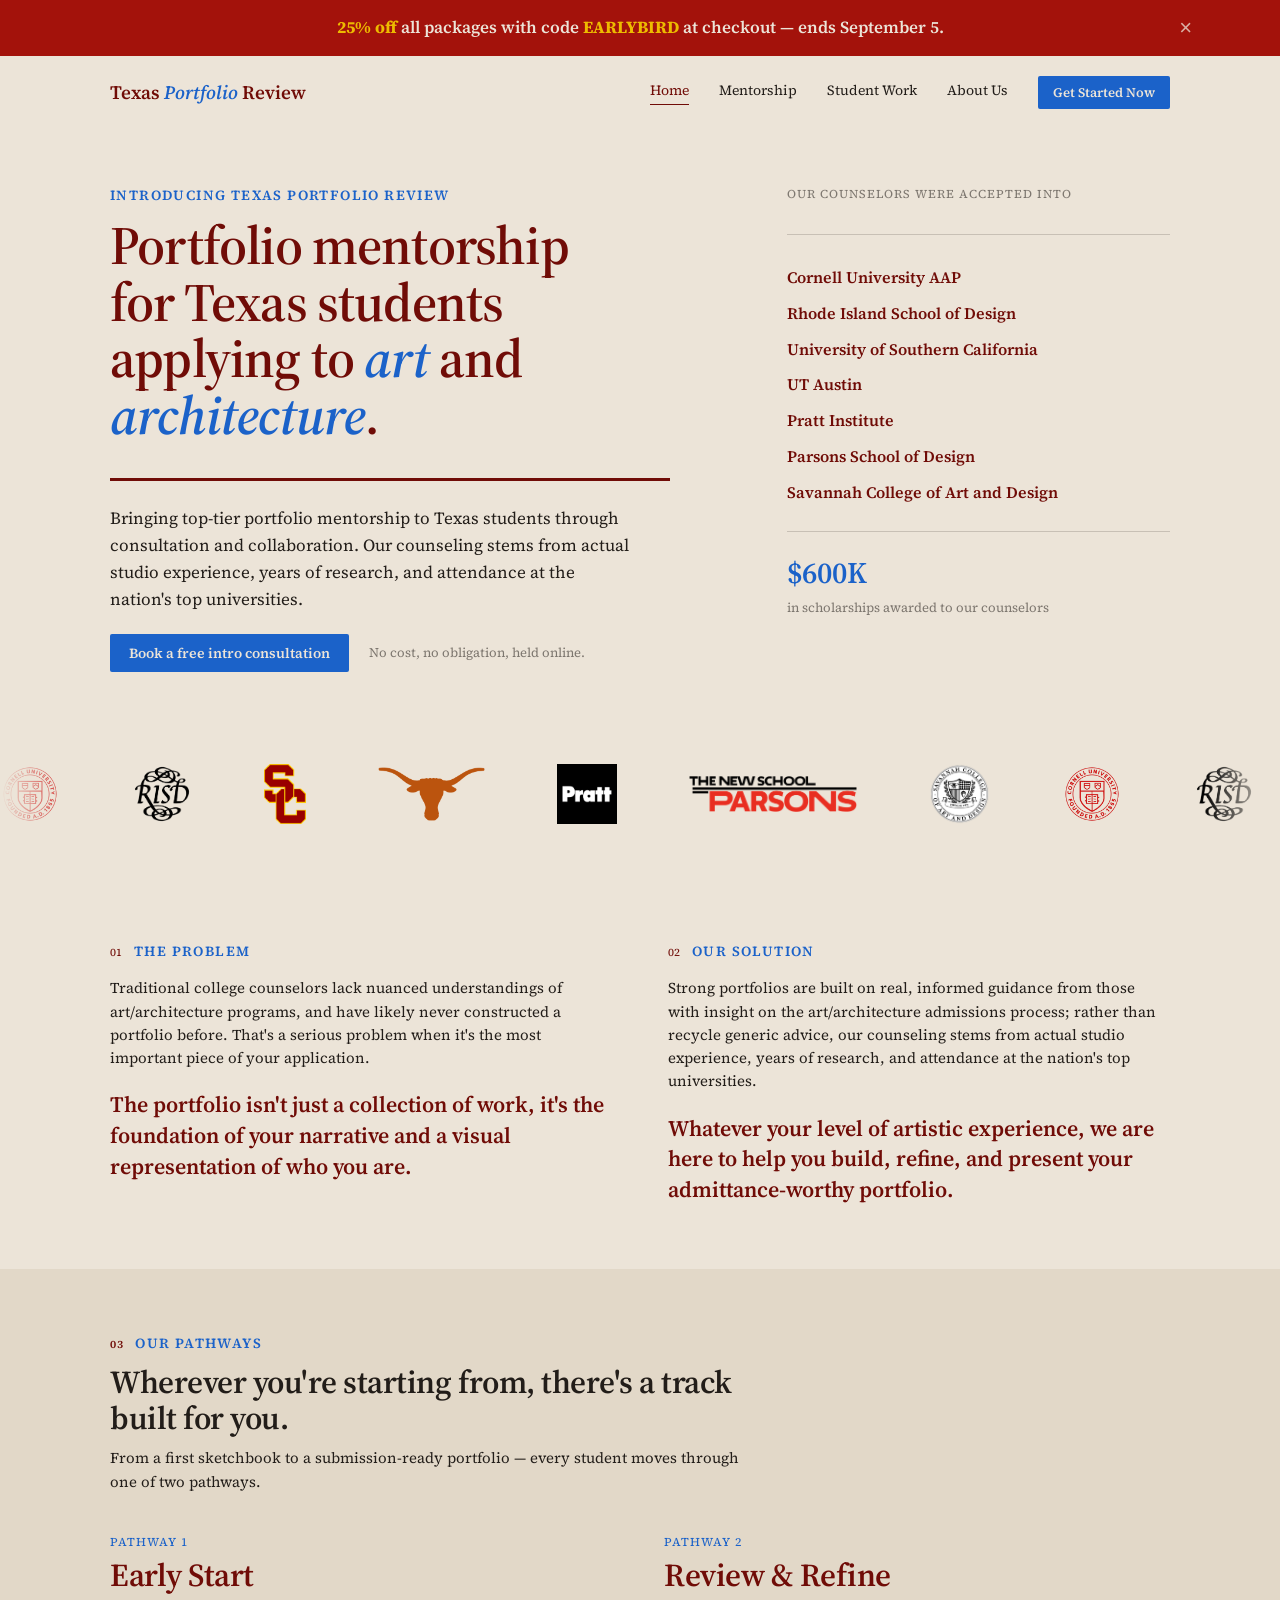
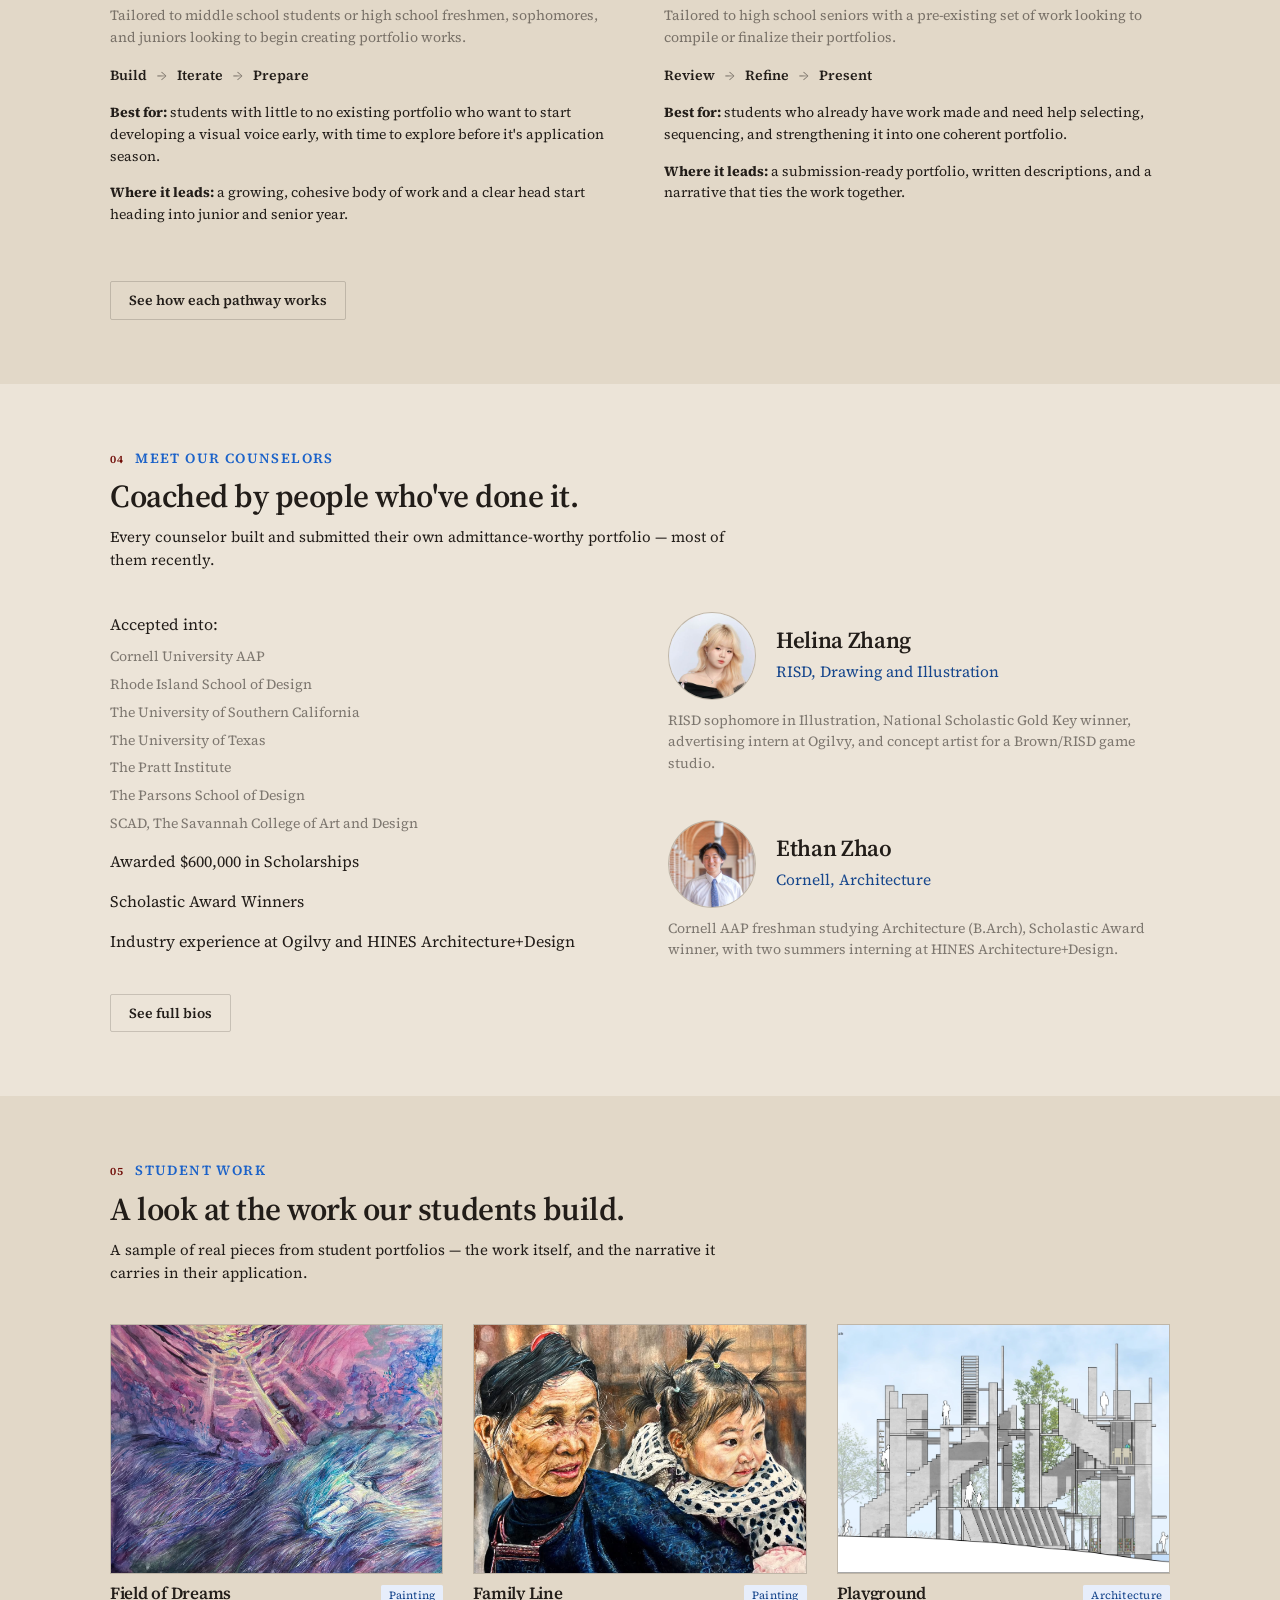
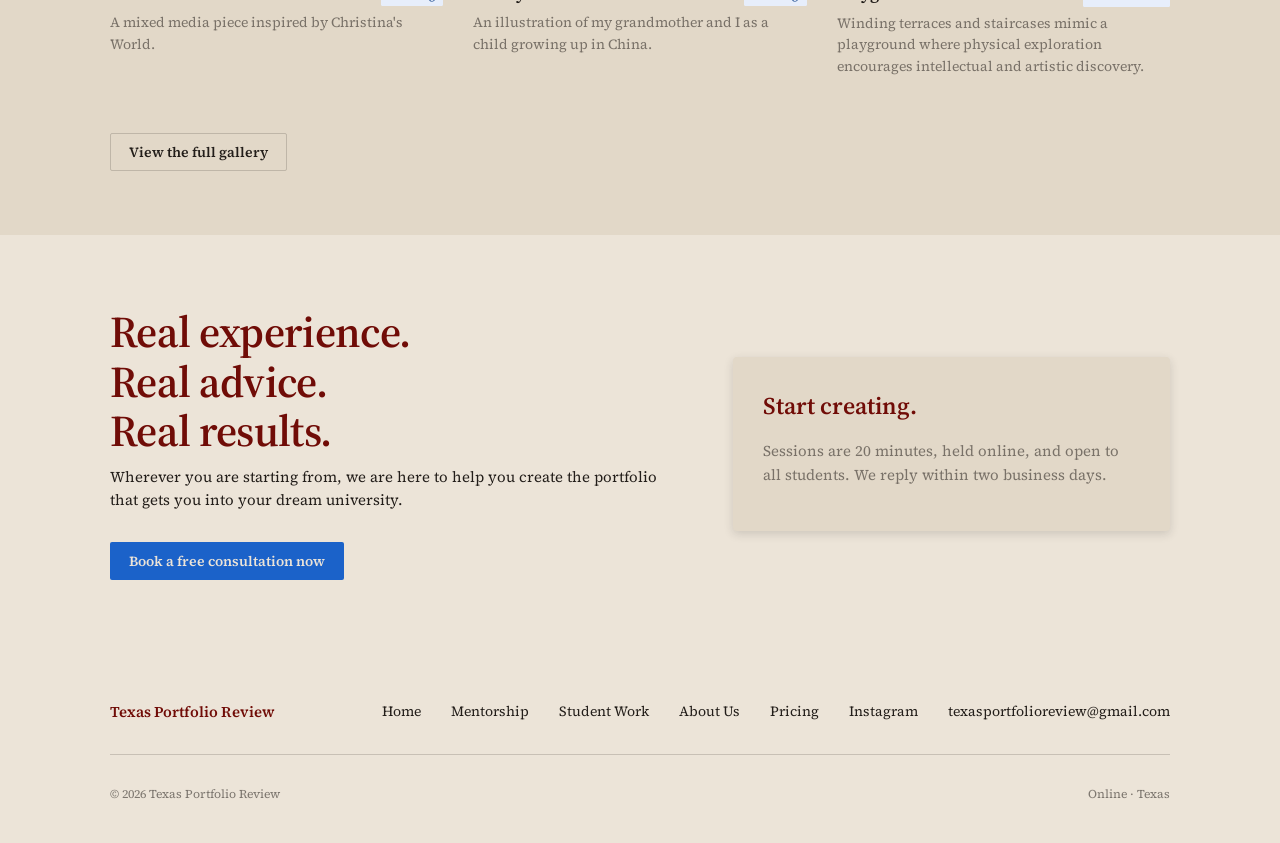
<file: index.html>
<!DOCTYPE html>
<html lang="en">
<head>
<meta charset="UTF-8">
<script>document.documentElement.classList.add("js");</script>
<meta name="viewport" content="width=device-width, initial-scale=1.0">
<title>Texas Portfolio Review — Portfolio Mentorship for Art &amp; Architecture</title>
<meta name="description" content="Portfolio mentorship for Texas students applying to art and architecture programs. Real studio experience, real guidance, real results.">
<link rel="icon" type="image/png" href="images/logo.png">
<link rel="stylesheet" href="css/styles.css">
</head>
<body>

<div class="promo-banner" id="promo-banner">
  <div class="promo-banner__inner">
    <p><strong>25% off</strong> all packages with code <strong>EARLYBIRD</strong> at checkout — ends September 5.</p>
    <button type="button" class="promo-banner__close" data-close-banner aria-label="Dismiss banner">&times;</button>
  </div>
</div>

<header class="site-nav">
  <div class="container site-nav__inner">
    <a href="index.html" class="site-nav__brand">Texas <em>Portfolio</em> Review</a>
    <button class="site-nav__toggle" data-nav-toggle aria-expanded="false" aria-label="Toggle menu" aria-controls="primary-nav">
      <span class="bar"></span><span class="bar"></span><span class="bar"></span>
    </button>
    <nav class="site-nav__links" data-nav-links id="primary-nav" aria-label="Primary" hidden>
      <a href="index.html" aria-current="page">Home</a>
      <a href="mentorship.html">Mentorship</a>
      <a href="student-work.html">Student Work</a>
      <a href="about.html">About Us</a>
    </nav>
    <a href="pricing.html" class="btn btn-primary btn-sm site-nav__book">Get Started Now</a>
  </div>
</header>

<main>

  <!-- ============ HERO ============ -->
  <section class="hero">
    <div class="container hero__grid">
      <div>
        <div class="kicker">Introducing Texas Portfolio Review</div>
        <h1>Portfolio mentorship<br>for Texas students<br>applying to <em>art</em> and <em>architecture</em>.</h1>
        <hr class="rule--thick" style="margin: 34px 0 24px; max-width: 560px;">
        <p class="hero__sub">Bringing top-tier portfolio mentorship to Texas students through consultation and collaboration. Our counseling stems from actual studio experience, years of research, and attendance at the nation's top universities.</p>
        <div class="hero__cta">
          <a href="#" class="btn btn-primary" data-open-consult>Book a free intro consultation</a>
          <span class="hero__note">No cost, no obligation, held online.</span>
        </div>
      </div>
      <aside>
        <div class="hero__panel-label">Our counselors were accepted into</div>
        <hr class="rule">
        <div class="hero__schools">
          <div>Cornell University AAP</div>
          <div>Rhode Island School of Design</div>
          <div>University of Southern California</div>
          <div>UT Austin</div>
          <div>Pratt Institute</div>
          <div>Parsons School of Design</div>
          <div>Savannah College of Art and Design</div>
        </div>
        <div class="hero__stats">
          <div class="hero__stat-num">$600K</div>
          <div class="hero__stat-label">in scholarships awarded to our counselors</div>
        </div>
      </aside>
    </div>
  </section>

  <!-- ============ SCHOOL LOGO CAROUSEL ============ -->
  <section class="logo-strip" aria-label="Schools our counselors were accepted into">
    <div class="logo-strip__viewport">
      <div class="logo-strip__track">
        <div class="logo-strip__item"><img src="images/schools/cornell.png" alt="Cornell University" loading="lazy"></div>
        <div class="logo-strip__item"><img src="images/schools/risd.png" alt="Rhode Island School of Design" loading="lazy"></div>
        <div class="logo-strip__item"><img src="images/schools/usc.png" alt="University of Southern California" loading="lazy"></div>
        <div class="logo-strip__item"><img src="images/schools/ut-austin.png" alt="The University of Texas at Austin" loading="lazy"></div>
        <div class="logo-strip__item"><img src="images/schools/pratt.png" alt="Pratt Institute" loading="lazy"></div>
        <div class="logo-strip__item logo-strip__item--parsons"><img src="images/schools/parsons.png" alt="Parsons School of Design, The New School" loading="lazy"></div>
        <div class="logo-strip__item"><img src="images/schools/scad.png" alt="Savannah College of Art and Design" loading="lazy"></div>
        <!-- duplicated for a seamless loop -->
        <div class="logo-strip__item" aria-hidden="true"><img src="images/schools/cornell.png" alt="" loading="lazy"></div>
        <div class="logo-strip__item" aria-hidden="true"><img src="images/schools/risd.png" alt="" loading="lazy"></div>
        <div class="logo-strip__item" aria-hidden="true"><img src="images/schools/usc.png" alt="" loading="lazy"></div>
        <div class="logo-strip__item" aria-hidden="true"><img src="images/schools/ut-austin.png" alt="" loading="lazy"></div>
        <div class="logo-strip__item" aria-hidden="true"><img src="images/schools/pratt.png" alt="" loading="lazy"></div>
        <div class="logo-strip__item logo-strip__item--parsons" aria-hidden="true"><img src="images/schools/parsons.png" alt="" loading="lazy"></div>
        <div class="logo-strip__item" aria-hidden="true"><img src="images/schools/scad.png" alt="" loading="lazy"></div>
      </div>
    </div>
  </section>

  <!-- ============ PROBLEM / SOLUTION ============ -->
  <section class="section" id="problem-solution">
    <div class="container grid-2">
      <div id="problem">
        <div class="beat-head"><span class="beat-head__num">01</span><h2>The problem</h2></div>
        <p>Traditional college counselors lack nuanced understandings of art/architecture programs, and have likely never constructed a portfolio before. That's a serious problem when it's the most important piece of your application.</p>
        <p class="pull">The portfolio isn't just a collection of work, it's the foundation of your narrative and a visual representation of who you are.</p>
      </div>
      <div id="solution">
        <div class="beat-head"><span class="beat-head__num">02</span><h2>Our solution</h2></div>
        <p>Strong portfolios are built on real, informed guidance from those with insight on the art/architecture admissions process; rather than recycle generic advice, our counseling stems from actual studio experience, years of research, and attendance at the nation's top universities.</p>
        <p class="pull">Whatever your level of artistic experience, we are here to help you build, refine, and present your admittance-worthy portfolio.</p>
      </div>
    </div>
  </section>

  <!-- ============ PATHWAYS PREVIEW ============ -->
  <section class="section section--surface" id="pathways">
    <div class="container">
      <div class="section-head">
        <div class="kicker"><span class="num">03</span> Our pathways</div>
        <h2>Wherever you're starting from, there's a track built for you.</h2>
        <p>From a first sketchbook to a submission-ready portfolio — every student moves through one of two pathways.</p>
      </div>
      <div class="path-grid">
        <div>
          <div class="path-card__eyebrow">Pathway 1</div>
          <h3>Early Start</h3>
          <p class="desc">Tailored to middle school students or high school freshmen, sophomores, and juniors looking to begin creating portfolio works.</p>
          <div class="path-mini-steps">
            <span>Build</span><span class="arrow" aria-hidden="true">→</span><span>Iterate</span><span class="arrow" aria-hidden="true">→</span><span>Prepare</span>
          </div>
          <p class="path-best-for"><strong>Best for:</strong> students with little to no existing portfolio who want to start developing a visual voice early, with time to explore before it's application season.</p>
          <p class="path-best-for"><strong>Where it leads:</strong> a growing, cohesive body of work and a clear head start heading into junior and senior year.</p>
        </div>
        <div>
          <div class="path-card__eyebrow">Pathway 2</div>
          <h3>Review &amp; Refine</h3>
          <p class="desc">Tailored to high school seniors with a pre-existing set of work looking to compile or finalize their portfolios.</p>
          <div class="path-mini-steps">
            <span>Review</span><span class="arrow" aria-hidden="true">→</span><span>Refine</span><span class="arrow" aria-hidden="true">→</span><span>Present</span>
          </div>
          <p class="path-best-for"><strong>Best for:</strong> students who already have work made and need help selecting, sequencing, and strengthening it into one coherent portfolio.</p>
          <p class="path-best-for"><strong>Where it leads:</strong> a submission-ready portfolio, written descriptions, and a narrative that ties the work together.</p>
        </div>
      </div>
      <div style="margin-top:40px;">
        <a href="mentorship.html" class="btn btn-secondary">See how each pathway works</a>
      </div>
    </div>
  </section>

  <!-- ============ COUNSELORS / CREDENTIALS PREVIEW ============ -->
  <section class="section" id="counselors">
    <div class="container">
      <div class="section-head">
        <div class="kicker"><span class="num">04</span> Meet our counselors</div>
        <h2>Coached by people who've done it.</h2>
        <p>Every counselor built and submitted their own admittance-worthy portfolio — most of them recently.</p>
      </div>
      <div class="grid-2">
        <div>
          <ul class="credential-list">
            <li>
              Accepted into:
              <ul class="credential-sublist">
                <li>Cornell University AAP</li>
                <li>Rhode Island School of Design</li>
                <li>The University of Southern California</li>
                <li>The University of Texas</li>
                <li>The Pratt Institute</li>
                <li>The Parsons School of Design</li>
                <li>SCAD, The Savannah College of Art and Design</li>
              </ul>
            </li>
            <li>Awarded $600,000 in Scholarships</li>
            <li>Scholastic Award Winners</li>
            <li>Industry experience at Ogilvy and HINES Architecture+Design</li>
          </ul>
          <div style="margin-top:40px;">
            <a href="about.html" class="btn btn-secondary">See full bios</a>
          </div>
        </div>
        <div class="counselor-preview-grid">
          <div class="counselor-preview-card">
            <div class="counselor-preview-card__row">
              <div class="counselor-preview-card__photo"><img src="images/counselor-helina-zhang.jpg" alt="Helina Zhang" loading="lazy"></div>
              <div>
                <h3>Helina Zhang</h3>
                <div class="counselor-preview-card__school">RISD, Drawing and Illustration</div>
              </div>
            </div>
            <p class="desc">RISD sophomore in Illustration, National Scholastic Gold Key winner, advertising intern at Ogilvy, and concept artist for a Brown/RISD game studio.</p>
          </div>
          <div class="counselor-preview-card">
            <div class="counselor-preview-card__row">
              <div class="counselor-preview-card__photo"><img src="images/counselor-ethan-zhao.jpg" alt="Ethan Zhao" loading="lazy"></div>
              <div>
                <h3>Ethan Zhao</h3>
                <div class="counselor-preview-card__school">Cornell, Architecture</div>
              </div>
            </div>
            <p class="desc">Cornell AAP freshman studying Architecture (B.Arch), Scholastic Award winner, with two summers interning at HINES Architecture+Design.</p>
          </div>
        </div>
      </div>
    </div>
  </section>

  <!-- ============ STUDENT WORK PREVIEW ============ -->
  <section class="section section--surface" id="work">
    <div class="container">
      <div class="section-head">
        <div class="kicker"><span class="num">05</span> Student work</div>
        <h2>A look at the work our students build.</h2>
        <p>A sample of real pieces from student portfolios — the work itself, and the narrative it carries in their application.</p>
      </div>
      <div class="work-grid">
        <div class="work-card">
          <div class="work-card__thumb"><img src="images/student-work/field-of-dreams-1.jpg" alt="Field of Dreams — watercolor and gouache figure lying in a flowing field" loading="lazy"></div>
          <div class="work-card__meta"><h3>Field of Dreams</h3><span class="work-card__tag">Painting</span></div>
          <p class="desc">A mixed media piece inspired by Christina's World.</p>
        </div>
        <div class="work-card">
          <div class="work-card__thumb"><img src="images/student-work/family-line-1.jpg" alt="Family Line — color pencil illustration of a grandmother and grandchild" loading="lazy"></div>
          <div class="work-card__meta"><h3>Family Line</h3><span class="work-card__tag">Painting</span></div>
          <p class="desc">An illustration of my grandmother and I as a child growing up in China.</p>
        </div>
        <div class="work-card">
          <div class="work-card__thumb"><img src="images/student-work/playground-1.jpg" alt="Playground — architectural elevation drawing" loading="lazy"></div>
          <div class="work-card__meta"><h3>Playground</h3><span class="work-card__tag">Architecture</span></div>
          <p class="desc">Winding terraces and staircases mimic a playground where physical exploration encourages intellectual and artistic discovery.</p>
        </div>
      </div>
      <div style="margin-top:40px;">
        <a href="student-work.html" class="btn btn-secondary">View the full gallery</a>
      </div>
    </div>
  </section>

  <!-- ============ CLOSING CTA ============ -->
  <section class="closer" id="book">
    <div class="container closer__grid">
      <div>
        <h2>Real experience.<br>Real advice.<br>Real results.</h2>
        <p>Wherever you are starting from, we are here to help you create the portfolio that gets you into your dream university.</p>
        <div style="margin-top:30px;">
          <a href="#" class="btn btn-primary" data-open-consult>Book a free consultation now</a>
        </div>
      </div>
      <div class="closer__panel elev-md">
        <p class="tag">Start creating.</p>
        <p style="font-size:15px; color:var(--color-text-muted);">Sessions are 20 minutes, held online, and open to all students. We reply within two business days.</p>
      </div>
    </div>
  </section>

</main>

<footer class="site-footer">
  <div class="container">
    <div class="site-footer__top">
      <span class="site-footer__brand">Texas Portfolio Review</span>
      <a href="index.html">Home</a>
      <a href="mentorship.html">Mentorship</a>
      <a href="student-work.html">Student Work</a>
      <a href="about.html">About Us</a>
      <a href="pricing.html">Pricing</a>
      <a href="https://www.instagram.com/texasportfolioreview/" target="_blank" rel="noopener">Instagram</a>
      <a href="mailto:texasportfolioreview@gmail.com">texasportfolioreview@gmail.com</a>
    </div>
    <hr class="rule">
    <div class="site-footer__bottom">
      <span>© 2026 Texas Portfolio Review</span>
      <span>Online · Texas</span>
    </div>
  </div>
</footer>

<!-- ============ BOOK-A-CONSULTATION MODAL (shared) ============ -->
<div class="modal-backdrop" id="consult-modal" hidden>
  <div class="modal" role="dialog" aria-modal="true" aria-labelledby="consult-title">
    <button class="modal__close" type="button" data-close-consult aria-label="Close">&times;</button>

    <form id="consult-form" novalidate action="https://formspree.io/f/myeganda" method="POST">
      <input type="hidden" name="_subject" value="New consultation request — Texas Portfolio Review">
      <div class="modal__eyebrow">Free intro consultation</div>
      <h2 id="consult-title">Book a free consultation</h2>
      <p class="modal__intro">No cost, no obligation, 20 minutes, held online. Tell us a bit about the student and we'll follow up within two business days.</p>

      <div class="field">
        <label for="cf-name">Student name</label>
        <input class="input" id="cf-name" name="name" type="text" placeholder="First and last" required>
      </div>
      <div class="field">
        <label for="cf-email">Email</label>
        <input class="input" id="cf-email" name="email" type="email" placeholder="you@example.com" required>
      </div>
      <div class="field">
        <label for="cf-grade">Grade level</label>
        <input class="input" id="cf-grade" name="grade" type="text" placeholder="e.g. 11th grade" required>
      </div>
      <div class="field">
        <label for="cf-pathway">Which pathway interests you?</label>
        <select class="input" id="cf-pathway" name="pathway">
          <option value="">Not sure yet</option>
          <option value="Early Start">Early Start</option>
          <option value="Review &amp; Refine">Review &amp; Refine</option>
          <option value="Baseline">Baseline</option>
          <option value="Async Review">Async Review</option>
        </select>
      </div>
      <div class="field">
        <label for="cf-message">Tell us about your work</label>
        <textarea class="input" id="cf-message" name="message" placeholder="Media you work in, where your portfolio stands today, schools you have in mind."></textarea>
      </div>

      <button type="submit" class="btn btn-primary btn-block">Request my free consultation</button>
      <p class="form-error" id="consult-error" hidden></p>
      <p class="form-note">Sessions are 20 minutes, held online. We reply within two business days.</p>
    </form>

    <div class="form-success" id="consult-success" hidden>
      <div class="form-success__mark">&check;</div>
      <h2>Request received</h2>
      <p>Thanks — we'll follow up by email within two business days to schedule your free consultation.</p>
    </div>
  </div>
</div>

<script src="js/main.js"></script>
</body>
</html>
</file>
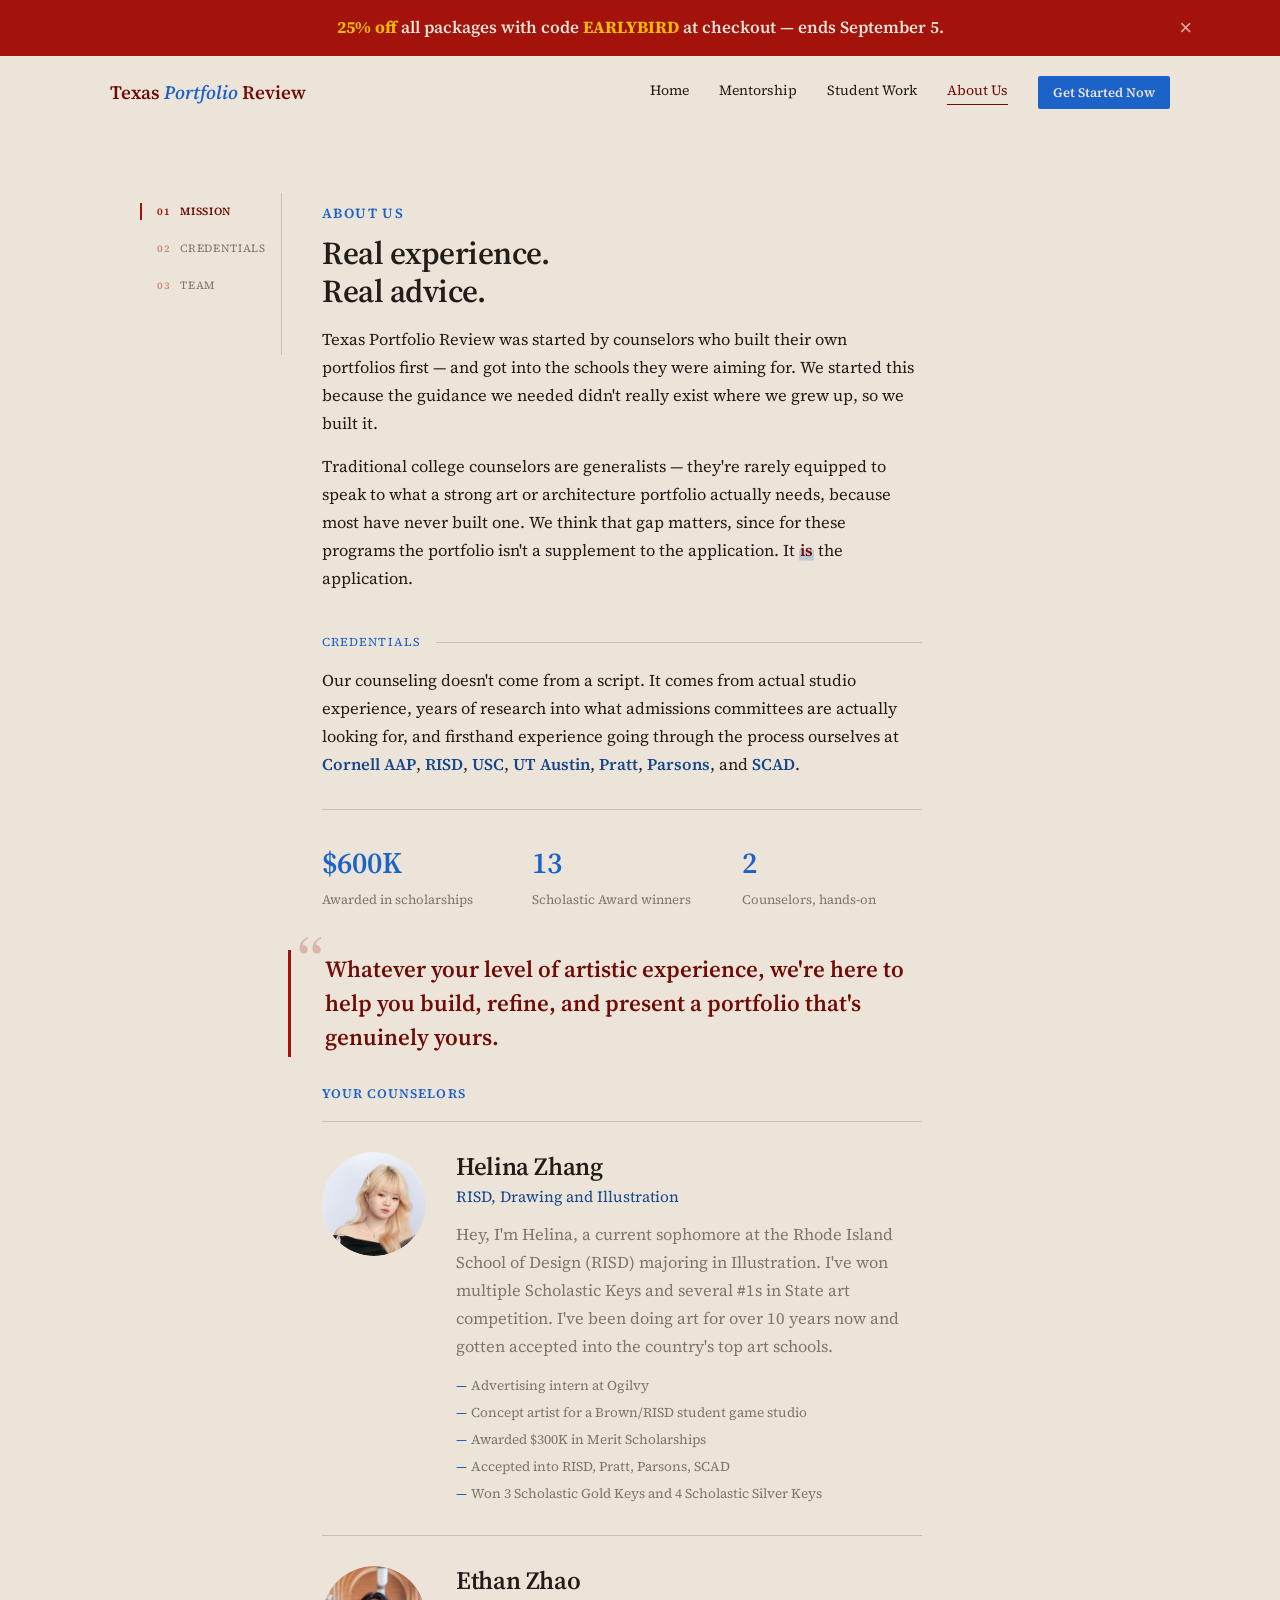
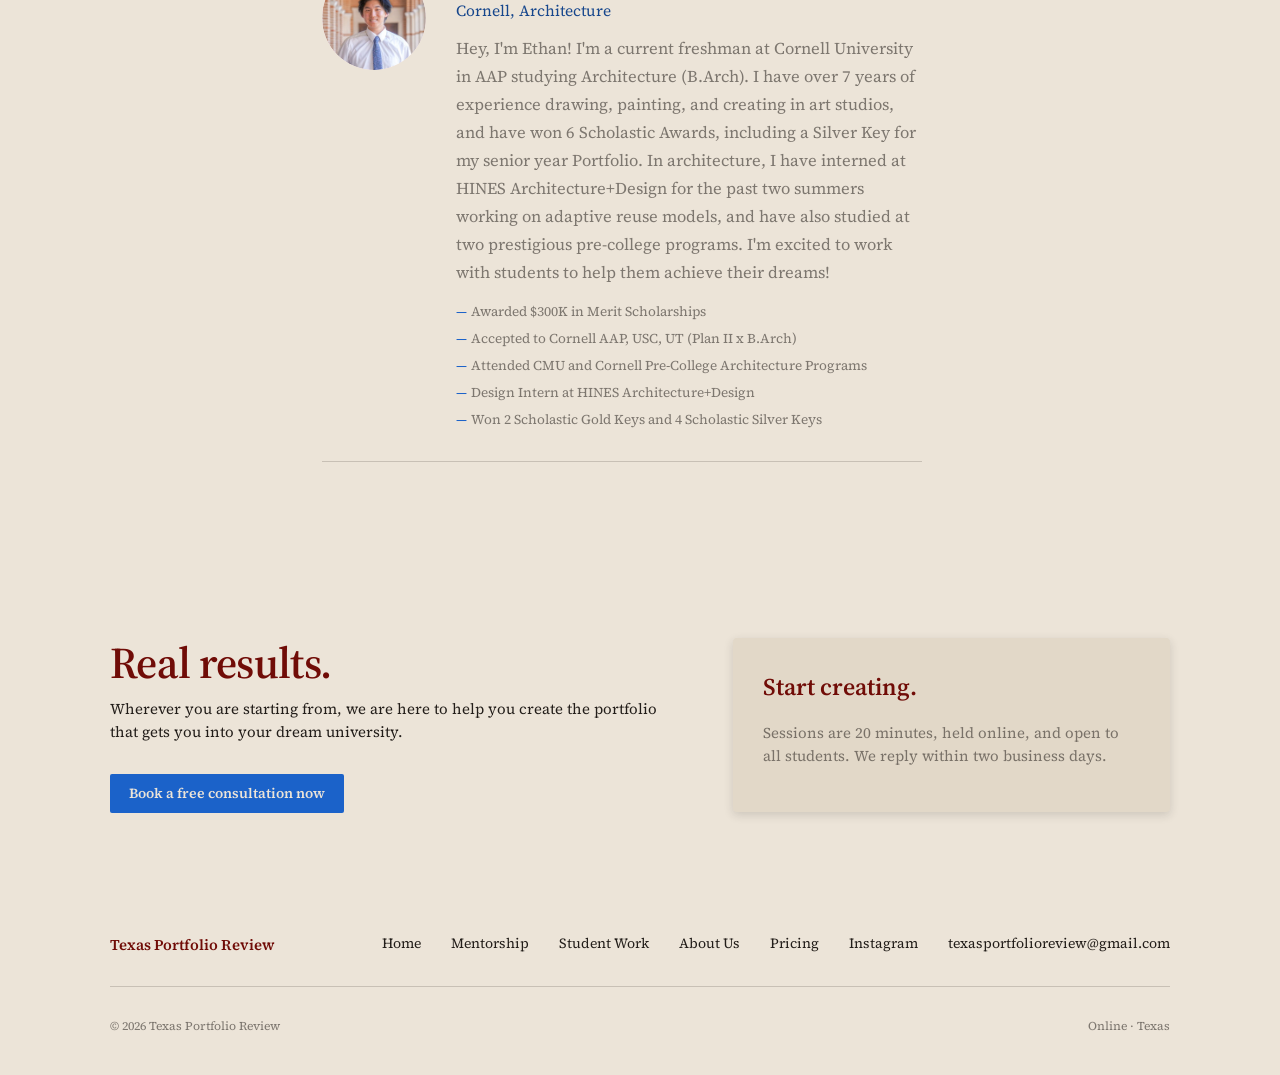
<file: about.html>
<!DOCTYPE html>
<html lang="en">
<head>
<meta charset="UTF-8">
<script>document.documentElement.classList.add("js");</script>
<meta name="viewport" content="width=device-width, initial-scale=1.0">
<title>About Us — Texas Portfolio Review</title>
<meta name="description" content="Meet Texas Portfolio Review — counselors with real studio experience helping Texas students build admittance-worthy art and architecture portfolios.">
<link rel="icon" type="image/png" href="images/logo.png">
<link rel="stylesheet" href="css/styles.css">
</head>
<body>

<div class="promo-banner" id="promo-banner">
  <div class="promo-banner__inner">
    <p><strong>25% off</strong> all packages with code <strong>EARLYBIRD</strong> at checkout — ends September 5.</p>
    <button type="button" class="promo-banner__close" data-close-banner aria-label="Dismiss banner">&times;</button>
  </div>
</div>

<header class="site-nav">
  <div class="container site-nav__inner">
    <a href="index.html" class="site-nav__brand">Texas <em>Portfolio</em> Review</a>
    <button class="site-nav__toggle" data-nav-toggle aria-expanded="false" aria-label="Toggle menu" aria-controls="primary-nav">
      <span class="bar"></span><span class="bar"></span><span class="bar"></span>
    </button>
    <nav class="site-nav__links" data-nav-links id="primary-nav" aria-label="Primary" hidden>
      <a href="index.html">Home</a>
      <a href="mentorship.html">Mentorship</a>
      <a href="student-work.html">Student Work</a>
      <a href="about.html" aria-current="page">About Us</a>
    </nav>
    <a href="pricing.html" class="btn btn-primary btn-sm site-nav__book">Get Started Now</a>
  </div>
</header>

<main>

  <!-- ============ ABOUT: READING RAIL ============ -->
  <section class="section">
    <div class="container">
      <div class="rail-layout">
        <nav class="rail-nav" aria-label="On this page">
          <a href="#m-mission" data-target="m-mission" class="on"><b>01</b>Mission</a>
          <a href="#m-credentials" data-target="m-credentials"><b>02</b>Credentials</a>
          <a href="#m-team" data-target="m-team"><b>03</b>Team</a>
        </nav>
        <div class="rail-body">
          <section id="m-mission">
            <div class="kicker">About us</div>
            <h1>Real experience.<br>Real advice.</h1>
            <p>Texas Portfolio Review was started by counselors who built their own portfolios first — and got into the schools they were aiming for. We started this because the guidance we needed didn't really exist where we grew up, so we built it.</p>
            <p>Traditional college counselors are generalists — they're rarely equipped to speak to what a strong art or architecture portfolio actually needs, because most have never built one. We think that gap matters, since for these programs the portfolio isn't a supplement to the application. It <span class="hl">is</span> the application.</p>
          </section>

          <section id="m-credentials">
            <div class="rail-eyebrow">Credentials</div>
            <p>Our counseling doesn't come from a script. It comes from actual studio experience, years of research into what admissions committees are actually looking for, and firsthand experience going through the process ourselves at
              <span class="school-name">Cornell AAP</span>, <span class="school-name">RISD</span>, <span class="school-name">USC</span>, <span class="school-name">UT Austin</span>, <span class="school-name">Pratt</span>, <span class="school-name">Parsons</span>, and <span class="school-name">SCAD</span>.
            </p>
            <div class="stat-row">
              <div class="stat-block">
                <div class="stat-block__num">$600K</div>
                <div class="stat-block__label">Awarded in scholarships</div>
              </div>
              <div class="stat-block">
                <div class="stat-block__num">13</div>
                <div class="stat-block__label">Scholastic Award winners</div>
              </div>
              <div class="stat-block">
                <div class="stat-block__num">2</div>
                <div class="stat-block__label">Counselors, hands-on</div>
              </div>
            </div>
            <p class="pull-big">Whatever your level of artistic experience, we're here to help you build, refine, and present a portfolio that's genuinely yours.</p>
          </section>

          <section id="m-team">
            <h2>Your counselors</h2>
            <div class="rail-counselor rail-counselor--lg">
              <div class="counselor-card__avatar"><img src="images/counselor-helina-zhang.jpg" alt="Helina Zhang" loading="lazy"></div>
              <div class="rail-counselor__head">
                <h3>Helina Zhang</h3>
                <div class="counselor-card__role">RISD, Drawing and Illustration</div>
              </div>
              <p class="bio">Hey, I'm Helina, a current sophomore at the Rhode Island School of Design (RISD) majoring in Illustration. I've won multiple Scholastic Keys and several #1s in State art competition. I've been doing art for over 10 years now and gotten accepted into the country's top art schools.</p>
              <ul class="counselor-highlights">
                <li>Advertising intern at Ogilvy</li>
                <li>Concept artist for a Brown/RISD student game studio</li>
                <li>Awarded $300K in Merit Scholarships</li>
                <li>Accepted into RISD, Pratt, Parsons, SCAD</li>
                <li>Won 3 Scholastic Gold Keys and 4 Scholastic Silver Keys</li>
              </ul>
            </div>
            <div class="rail-counselor rail-counselor--lg">
              <div class="counselor-card__avatar"><img src="images/counselor-ethan-zhao.jpg" alt="Ethan Zhao" loading="lazy"></div>
              <div class="rail-counselor__head">
                <h3>Ethan Zhao</h3>
                <div class="counselor-card__role">Cornell, Architecture</div>
              </div>
              <p class="bio">Hey, I'm Ethan! I'm a current freshman at Cornell University in AAP studying Architecture (B.Arch). I have over 7 years of experience drawing, painting, and creating in art studios, and have won 6 Scholastic Awards, including a Silver Key for my senior year Portfolio. In architecture, I have interned at HINES Architecture+Design for the past two summers working on adaptive reuse models, and have also studied at two prestigious pre-college programs. I'm excited to work with students to help them achieve their dreams!</p>
              <ul class="counselor-highlights">
                <li>Awarded $300K in Merit Scholarships</li>
                <li>Accepted to Cornell AAP, USC, UT (Plan II x B.Arch)</li>
                <li>Attended CMU and Cornell Pre-College Architecture Programs</li>
                <li>Design Intern at HINES Architecture+Design</li>
                <li>Won 2 Scholastic Gold Keys and 4 Scholastic Silver Keys</li>
              </ul>
            </div>
          </section>
        </div>
      </div>
    </div>
  </section>

  <!-- ============ CLOSER ============ -->
  <section class="closer">
    <div class="container closer__grid">
      <div>
        <h2>Real results.</h2>
        <p>Wherever you are starting from, we are here to help you create the portfolio that gets you into your dream university.</p>
        <div style="margin-top:30px;">
          <a href="#" class="btn btn-primary" data-open-consult>Book a free consultation now</a>
        </div>
      </div>
      <div class="closer__panel elev-md">
        <p class="tag">Start creating.</p>
        <p style="font-size:15px; color:var(--color-text-muted);">Sessions are 20 minutes, held online, and open to all students. We reply within two business days.</p>
      </div>
    </div>
  </section>

</main>

<footer class="site-footer">
  <div class="container">
    <div class="site-footer__top">
      <span class="site-footer__brand">Texas Portfolio Review</span>
      <a href="index.html">Home</a>
      <a href="mentorship.html">Mentorship</a>
      <a href="student-work.html">Student Work</a>
      <a href="about.html">About Us</a>
      <a href="pricing.html">Pricing</a>
      <a href="https://www.instagram.com/texasportfolioreview/" target="_blank" rel="noopener">Instagram</a>
      <a href="mailto:texasportfolioreview@gmail.com">texasportfolioreview@gmail.com</a>
    </div>
    <hr class="rule">
    <div class="site-footer__bottom">
      <span>© 2026 Texas Portfolio Review</span>
      <span>Online · Texas</span>
    </div>
  </div>
</footer>

<!-- ============ BOOK-A-CONSULTATION MODAL (shared) ============ -->
<div class="modal-backdrop" id="consult-modal" hidden>
  <div class="modal" role="dialog" aria-modal="true" aria-labelledby="consult-title">
    <button class="modal__close" type="button" data-close-consult aria-label="Close">&times;</button>

    <form id="consult-form" novalidate action="https://formspree.io/f/myeganda" method="POST">
      <input type="hidden" name="_subject" value="New consultation request — Texas Portfolio Review">
      <div class="modal__eyebrow">Free intro consultation</div>
      <h2 id="consult-title">Book a free consultation</h2>
      <p class="modal__intro">No cost, no obligation, 20 minutes, held online. Tell us a bit about the student and we'll follow up within two business days.</p>

      <div class="field">
        <label for="cf-name">Student name</label>
        <input class="input" id="cf-name" name="name" type="text" placeholder="First and last" required>
      </div>
      <div class="field">
        <label for="cf-email">Email</label>
        <input class="input" id="cf-email" name="email" type="email" placeholder="you@example.com" required>
      </div>
      <div class="field">
        <label for="cf-grade">Grade level</label>
        <input class="input" id="cf-grade" name="grade" type="text" placeholder="e.g. 11th grade" required>
      </div>
      <div class="field">
        <label for="cf-pathway">Which pathway interests you?</label>
        <select class="input" id="cf-pathway" name="pathway">
          <option value="">Not sure yet</option>
          <option value="Early Start">Early Start</option>
          <option value="Review &amp; Refine">Review &amp; Refine</option>
          <option value="Baseline">Baseline</option>
          <option value="Async Review">Async Review</option>
        </select>
      </div>
      <div class="field">
        <label for="cf-message">Tell us about your work</label>
        <textarea class="input" id="cf-message" name="message" placeholder="Media you work in, where your portfolio stands today, schools you have in mind."></textarea>
      </div>

      <button type="submit" class="btn btn-primary btn-block">Request my free consultation</button>
      <p class="form-error" id="consult-error" hidden></p>
      <p class="form-note">Sessions are 20 minutes, held online. We reply within two business days.</p>
    </form>

    <div class="form-success" id="consult-success" hidden>
      <div class="form-success__mark">&check;</div>
      <h2>Request received</h2>
      <p>Thanks — we'll follow up by email within two business days to schedule your free consultation.</p>
    </div>
  </div>
</div>

<script src="js/main.js"></script>
</body>
</html>
</file>
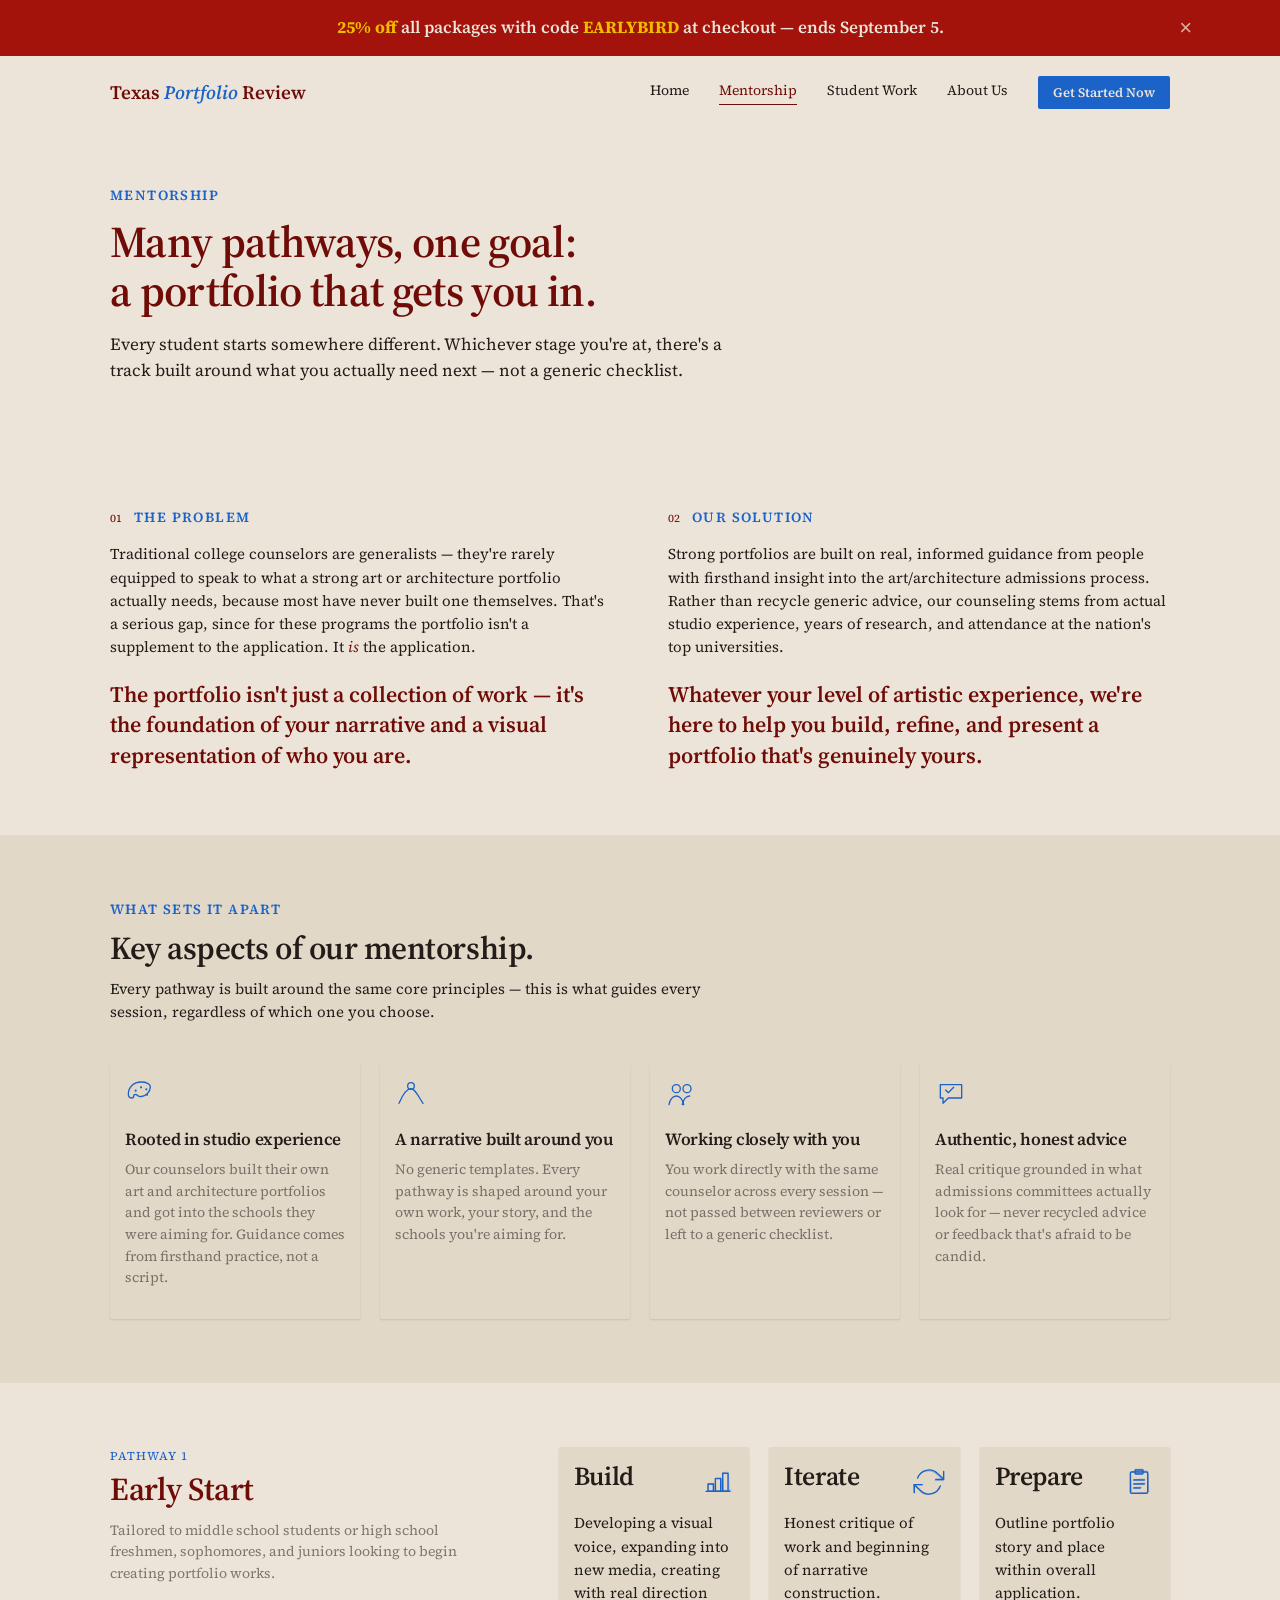
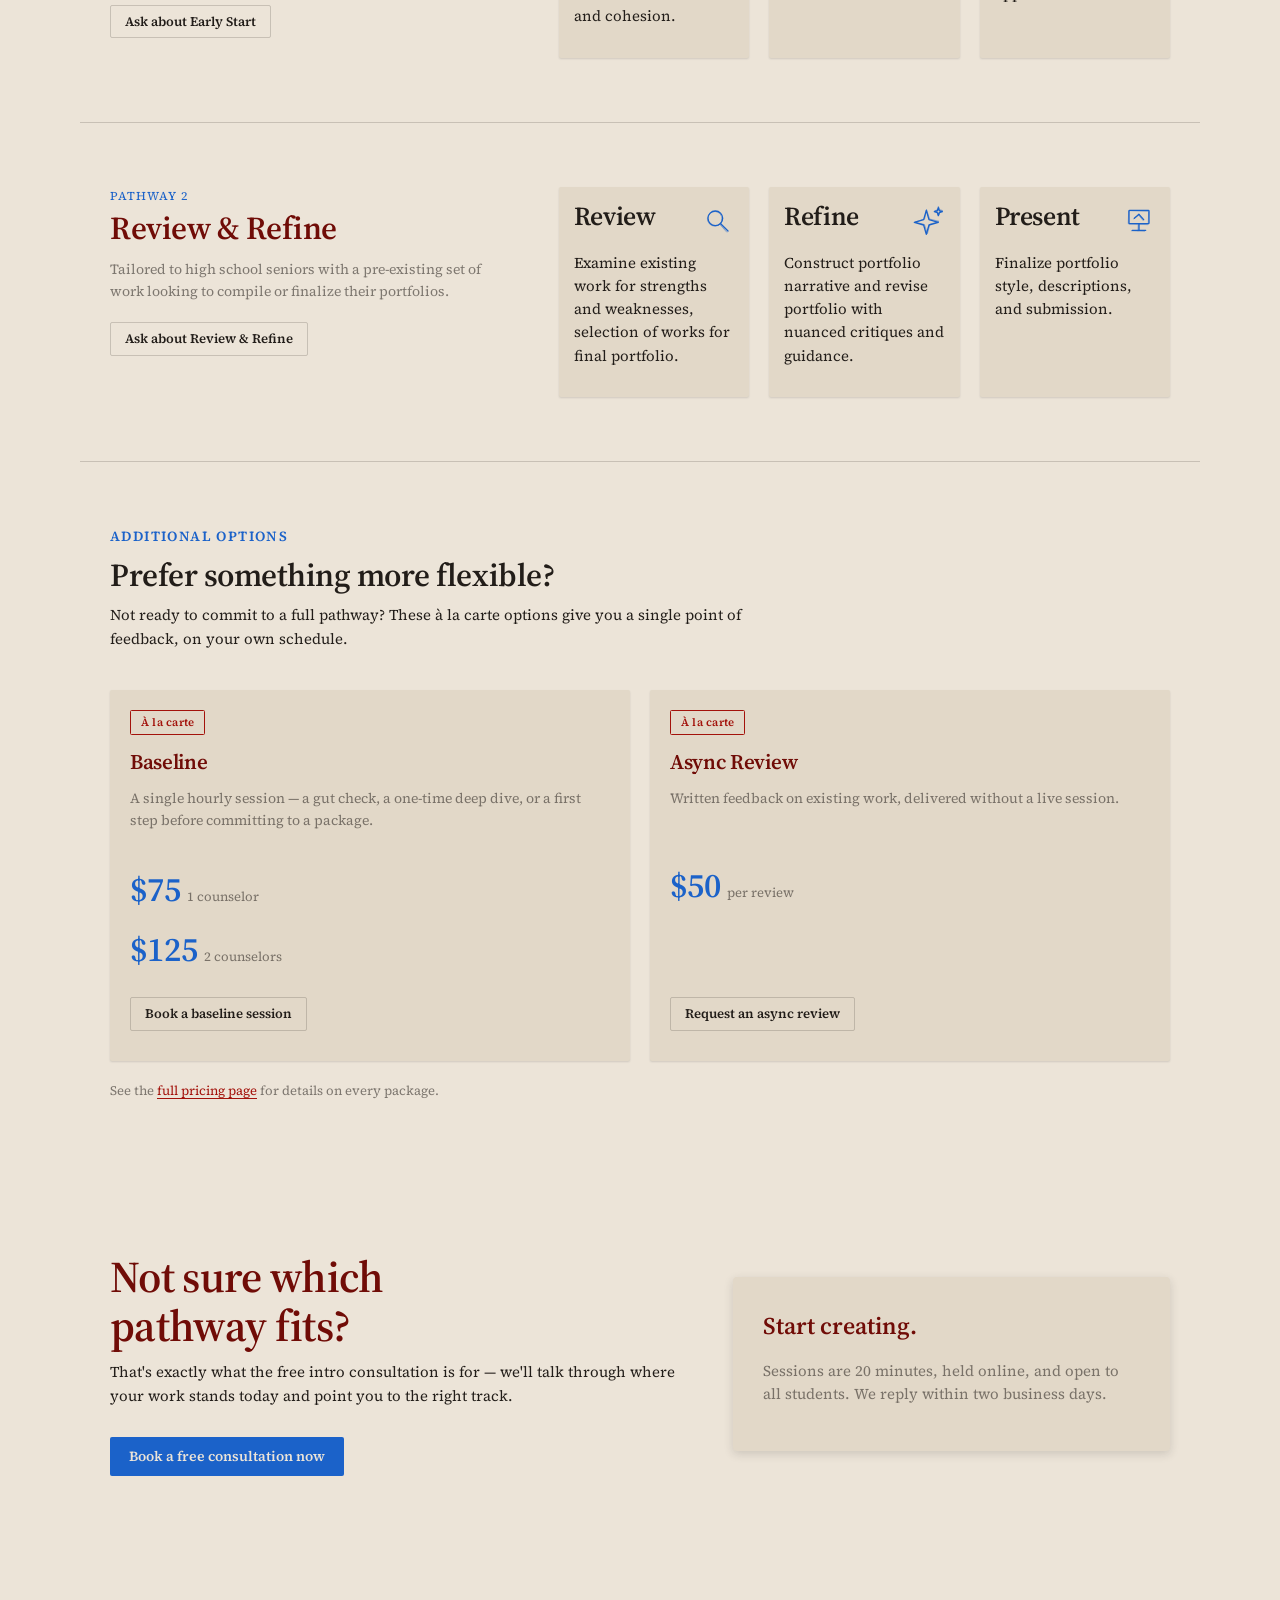
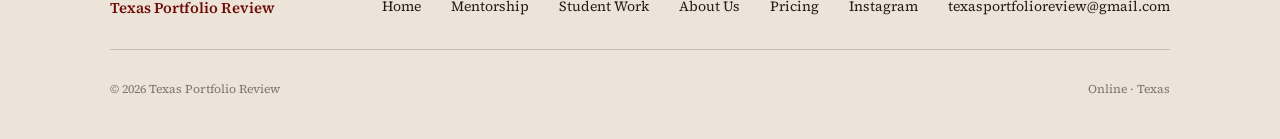
<file: mentorship.html>
<!DOCTYPE html>
<html lang="en">
<head>
<meta charset="UTF-8">
<script>document.documentElement.classList.add("js");</script>
<meta name="viewport" content="width=device-width, initial-scale=1.0">
<title>Mentorship Pathways — Texas Portfolio Review</title>
<meta name="description" content="Mentorship pathways for Texas art and architecture students: Early Start, Review & Refine, plus à la carte Baseline and Async Review options.">
<link rel="icon" type="image/png" href="images/logo.png">
<link rel="stylesheet" href="css/styles.css">
</head>
<body>

<div class="promo-banner" id="promo-banner">
  <div class="promo-banner__inner">
    <p><strong>25% off</strong> all packages with code <strong>EARLYBIRD</strong> at checkout — ends September 5.</p>
    <button type="button" class="promo-banner__close" data-close-banner aria-label="Dismiss banner">&times;</button>
  </div>
</div>

<header class="site-nav">
  <div class="container site-nav__inner">
    <a href="index.html" class="site-nav__brand">Texas <em>Portfolio</em> Review</a>
    <button class="site-nav__toggle" data-nav-toggle aria-expanded="false" aria-label="Toggle menu" aria-controls="primary-nav">
      <span class="bar"></span><span class="bar"></span><span class="bar"></span>
    </button>
    <nav class="site-nav__links" data-nav-links id="primary-nav" aria-label="Primary" hidden>
      <a href="index.html">Home</a>
      <a href="mentorship.html" aria-current="page">Mentorship</a>
      <a href="student-work.html">Student Work</a>
      <a href="about.html">About Us</a>
    </nav>
    <a href="pricing.html" class="btn btn-primary btn-sm site-nav__book">Get Started Now</a>
  </div>
</header>

<main>

  <section class="page-header">
    <div class="container">
      <div class="kicker">Mentorship</div>
      <h1>Many pathways, one goal:<br>a portfolio that gets you in.</h1>
      <p>Every student starts somewhere different. Whichever stage you're at, there's a track built around what you actually need next — not a generic checklist.</p>
    </div>
  </section>

  <!-- ============ PROBLEM / SOLUTION ============ -->
  <section class="section" id="problem-solution">
    <div class="container grid-2">
      <div id="problem">
        <div class="beat-head"><span class="beat-head__num">01</span><h2>The problem</h2></div>
        <p>Traditional college counselors are generalists — they're rarely equipped to speak to what a strong art or architecture portfolio actually needs, because most have never built one themselves. That's a serious gap, since for these programs the portfolio isn't a supplement to the application. It <em style="font-style:italic; color:var(--color-accent-700);">is</em> the application.</p>
        <p class="pull">The portfolio isn't just a collection of work — it's the foundation of your narrative and a visual representation of who you are.</p>
      </div>
      <div id="solution">
        <div class="beat-head"><span class="beat-head__num">02</span><h2>Our solution</h2></div>
        <p>Strong portfolios are built on real, informed guidance from people with firsthand insight into the art/architecture admissions process. Rather than recycle generic advice, our counseling stems from actual studio experience, years of research, and attendance at the nation's top universities.</p>
        <p class="pull">Whatever your level of artistic experience, we're here to help you build, refine, and present a portfolio that's genuinely yours.</p>
      </div>
    </div>
  </section>

  <!-- ============ KEY ASPECTS ============ -->
  <section class="section section--surface" id="key-aspects">
    <div class="container">
      <div class="section-head">
        <div class="kicker">What sets it apart</div>
        <h2>Key aspects of our mentorship.</h2>
        <p>Every pathway is built around the same core principles — this is what guides every session, regardless of which one you choose.</p>
      </div>
      <div class="aspect-grid">
        <div class="card elev-sm aspect-card">
          <svg class="step-icon" viewBox="0 0 48 48" width="32" height="32" fill="none" aria-hidden="true">
            <g stroke="var(--color-accent-2)" stroke-width="2" stroke-linecap="round" stroke-linejoin="round">
              <path d="M24 6C13 6 5 14 5 24c0 4 2 6 5 6 2 0 3-1 3-3 0-2 2-3 4-2 2 1 3 3 6 3 9 0 15-8 15-15 0-4-6-7-14-7Z"/>
              <circle cx="16" cy="19" r="1.6" fill="var(--color-accent-2)" stroke="none"/>
              <circle cx="24" cy="14" r="1.6" fill="var(--color-accent-2)" stroke="none"/>
              <circle cx="32" cy="17" r="1.6" fill="var(--color-accent-2)" stroke="none"/>
              <circle cx="33" cy="25" r="1.6" fill="var(--color-accent-2)" stroke="none"/>
            </g>
          </svg>
          <h3>Rooted in studio experience</h3>
          <p class="desc">Our counselors built their own art and architecture portfolios and got into the schools they were aiming for. Guidance comes from firsthand practice, not a script.</p>
        </div>
        <div class="card elev-sm aspect-card">
          <svg class="step-icon" viewBox="0 0 48 48" width="32" height="32" fill="none" aria-hidden="true">
            <g stroke="var(--color-accent-2)" stroke-width="2" stroke-linecap="round" stroke-linejoin="round">
              <path d="M6 38c6-14 12-22 18-22s10 10 18 22"/>
              <circle cx="24" cy="12" r="5"/>
            </g>
          </svg>
          <h3>A narrative built around you</h3>
          <p class="desc">No generic templates. Every pathway is shaped around your own work, your story, and the schools you're aiming for.</p>
        </div>
        <div class="card elev-sm aspect-card">
          <svg class="step-icon" viewBox="0 0 48 48" width="32" height="32" fill="none" aria-hidden="true">
            <g stroke="var(--color-accent-2)" stroke-width="2" stroke-linecap="round" stroke-linejoin="round">
              <circle cx="17" cy="16" r="6"/>
              <circle cx="33" cy="16" r="6"/>
              <path d="M6 40c1-8 6-13 11-13s10 5 11 13"/>
              <path d="M26 40c1-8 6-13 11-13"/>
            </g>
          </svg>
          <h3>Working closely with you</h3>
          <p class="desc">You work directly with the same counselor across every session — not passed between reviewers or left to a generic checklist.</p>
        </div>
        <div class="card elev-sm aspect-card">
          <svg class="step-icon" viewBox="0 0 48 48" width="32" height="32" fill="none" aria-hidden="true">
            <g stroke="var(--color-accent-2)" stroke-width="2" stroke-linecap="round" stroke-linejoin="round">
              <path d="M8 10h32v20H20l-8 8v-8H8Z"/>
              <path d="M16 18l4 4 8-8" stroke-width="2"/>
            </g>
          </svg>
          <h3>Authentic, honest advice</h3>
          <p class="desc">Real critique grounded in what admissions committees actually look for — never recycled advice or feedback that's afraid to be candid.</p>
        </div>
      </div>
    </div>
  </section>

  <!-- ============ PATHWAY 1 ============ -->
  <section class="section" id="early-start">
    <div class="container">
      <div class="path-detail">
        <div>
          <div class="path-card__eyebrow">Pathway 1</div>
          <h3>Early Start</h3>
          <p class="desc">Tailored to middle school students or high school freshmen, sophomores, and juniors looking to begin creating portfolio works.</p>
          <div class="path-card__cta">
            <a href="#" class="btn btn-secondary btn-sm" data-open-consult>Ask about Early Start</a>
          </div>
        </div>
        <div class="path-steps">
          <div class="card elev-sm step-card">
            <div class="step-card__head">
              <h4>Build</h4>
              <svg class="step-icon" viewBox="0 0 48 48" width="32" height="32" fill="none" aria-hidden="true">
                <g stroke="var(--color-accent-2)" stroke-width="2" stroke-linecap="round" stroke-linejoin="round">
                  <line x1="6" y1="38" x2="42" y2="38"/>
                  <rect x="9" y="27" width="8" height="11"/>
                  <rect x="20" y="19" width="8" height="19"/>
                  <rect x="31" y="11" width="8" height="27"/>
                </g>
                <g stroke="var(--color-accent-2)" stroke-width="1.3" stroke-linecap="round" stroke-linejoin="round" opacity="0.5" transform="rotate(-2 24 24) translate(1 -1)">
                  <line x1="6" y1="38" x2="42" y2="38"/>
                  <rect x="9" y="27" width="8" height="11"/>
                  <rect x="20" y="19" width="8" height="19"/>
                  <rect x="31" y="11" width="8" height="27"/>
                </g>
              </svg>
            </div>
            <p>Developing a visual voice, expanding into new media, creating with real direction and cohesion.</p>
          </div>
          <div class="card elev-sm step-card">
            <div class="step-card__head">
              <h4>Iterate</h4>
              <svg class="step-icon" viewBox="0 0 48 48" width="32" height="32" fill="none" aria-hidden="true">
                <g stroke="var(--color-accent-2)" stroke-width="2" stroke-linecap="round" stroke-linejoin="round">
                  <polyline points="46 8 46 20 34 20"/>
                  <polyline points="2 40 2 28 14 28"/>
                  <path d="M7.02 18a18 18 0 0 1 29.7-6.72L46 20M2 28l9.28 8.72A18 18 0 0 0 40.98 30"/>
                </g>
                <g stroke="var(--color-accent-2)" stroke-width="1.3" stroke-linecap="round" stroke-linejoin="round" opacity="0.5" transform="rotate(3 24 24) translate(-1 1)">
                  <polyline points="46 8 46 20 34 20"/>
                  <polyline points="2 40 2 28 14 28"/>
                  <path d="M7.02 18a18 18 0 0 1 29.7-6.72L46 20M2 28l9.28 8.72A18 18 0 0 0 40.98 30"/>
                </g>
              </svg>
            </div>
            <p>Honest critique of work and beginning of narrative construction.</p>
          </div>
          <div class="card elev-sm step-card">
            <div class="step-card__head">
              <h4>Prepare</h4>
              <svg class="step-icon" viewBox="0 0 48 48" width="32" height="32" fill="none" aria-hidden="true">
                <g stroke="var(--color-accent-2)" stroke-width="2" stroke-linecap="round" stroke-linejoin="round">
                  <rect x="11" y="9" width="26" height="32" rx="2"/>
                  <rect x="18" y="6" width="12" height="6" rx="1"/>
                  <line x1="16" y1="21" x2="32" y2="21"/>
                  <line x1="16" y1="27" x2="32" y2="27"/>
                  <line x1="16" y1="33" x2="26" y2="33"/>
                </g>
                <g stroke="var(--color-accent-2)" stroke-width="1.3" stroke-linecap="round" stroke-linejoin="round" opacity="0.5" transform="rotate(-2 24 24) translate(1 -1)">
                  <rect x="11" y="9" width="26" height="32" rx="2"/>
                  <rect x="18" y="6" width="12" height="6" rx="1"/>
                  <line x1="16" y1="21" x2="32" y2="21"/>
                  <line x1="16" y1="27" x2="32" y2="27"/>
                  <line x1="16" y1="33" x2="26" y2="33"/>
                </g>
              </svg>
            </div>
            <p>Outline portfolio story and place within overall application.</p>
          </div>
        </div>
      </div>
    </div>
  </section>

  <hr class="rule container" style="max-width:1120px; margin:0 auto;">

  <!-- ============ PATHWAY 2 ============ -->
  <section class="section" id="review-refine">
    <div class="container">
      <div class="path-detail">
        <div>
          <div class="path-card__eyebrow">Pathway 2</div>
          <h3>Review &amp; Refine</h3>
          <p class="desc">Tailored to high school seniors with a pre-existing set of work looking to compile or finalize their portfolios.</p>
          <div class="path-card__cta">
            <a href="#" class="btn btn-secondary btn-sm" data-open-consult>Ask about Review &amp; Refine</a>
          </div>
        </div>
        <div class="path-steps">
          <div class="card elev-sm step-card">
            <div class="step-card__head">
              <h4>Review</h4>
              <svg class="step-icon" viewBox="0 0 48 48" width="32" height="32" fill="none" aria-hidden="true">
                <g stroke="var(--color-accent-2)" stroke-width="2" stroke-linecap="round" stroke-linejoin="round">
                  <circle cx="20" cy="20" r="11"/>
                  <line x1="28" y1="28" x2="39" y2="39"/>
                </g>
                <g stroke="var(--color-accent-2)" stroke-width="1.3" stroke-linecap="round" stroke-linejoin="round" opacity="0.5" transform="rotate(3 24 24) translate(-1 1)">
                  <circle cx="20" cy="20" r="11"/>
                  <line x1="28" y1="28" x2="39" y2="39"/>
                </g>
              </svg>
            </div>
            <p>Examine existing work for strengths and weaknesses, selection of works for final portfolio.</p>
          </div>
          <div class="card elev-sm step-card">
            <div class="step-card__head">
              <h4>Refine</h4>
              <svg class="step-icon" viewBox="0 0 48 48" width="32" height="32" fill="none" aria-hidden="true">
                <g stroke="var(--color-accent-2)" stroke-width="2" stroke-linecap="round" stroke-linejoin="round">
                  <path d="M20 8 L24 22 L38 26 L24 30 L20 44 L16 30 L2 26 L16 22 Z"/>
                  <path d="M38 4 L39.5 8.5 L44 10 L39.5 11.5 L38 16 L36.5 11.5 L32 10 L36.5 8.5 Z"/>
                </g>
                <g stroke="var(--color-accent-2)" stroke-width="1.3" stroke-linecap="round" stroke-linejoin="round" opacity="0.5" transform="rotate(-2 24 24) translate(1 -1)">
                  <path d="M20 8 L24 22 L38 26 L24 30 L20 44 L16 30 L2 26 L16 22 Z"/>
                  <path d="M38 4 L39.5 8.5 L44 10 L39.5 11.5 L38 16 L36.5 11.5 L32 10 L36.5 8.5 Z"/>
                </g>
              </svg>
            </div>
            <p>Construct portfolio narrative and revise portfolio with nuanced critiques and guidance.</p>
          </div>
          <div class="card elev-sm step-card">
            <div class="step-card__head">
              <h4>Present</h4>
              <svg class="step-icon" viewBox="0 0 48 48" width="32" height="32" fill="none" aria-hidden="true">
                <g stroke="var(--color-accent-2)" stroke-width="2" stroke-linecap="round" stroke-linejoin="round">
                  <rect x="9" y="8" width="30" height="20" rx="1"/>
                  <line x1="24" y1="28" x2="24" y2="38"/>
                  <line x1="14" y1="38" x2="34" y2="38"/>
                  <line x1="17" y1="20" x2="24" y2="14"/>
                  <line x1="24" y1="14" x2="31" y2="22"/>
                </g>
                <g stroke="var(--color-accent-2)" stroke-width="1.3" stroke-linecap="round" stroke-linejoin="round" opacity="0.5" transform="rotate(2 24 24) translate(-1 1)">
                  <rect x="9" y="8" width="30" height="20" rx="1"/>
                  <line x1="24" y1="28" x2="24" y2="38"/>
                  <line x1="14" y1="38" x2="34" y2="38"/>
                  <line x1="17" y1="20" x2="24" y2="14"/>
                  <line x1="24" y1="14" x2="31" y2="22"/>
                </g>
              </svg>
            </div>
            <p>Finalize portfolio style, descriptions, and submission.</p>
          </div>
        </div>
      </div>
    </div>
  </section>

  <hr class="rule container" style="max-width:1120px; margin:0 auto;">

  <!-- ============ À LA CARTE OPTIONS ============ -->
  <section class="section" id="a-la-carte">
    <div class="container">
      <div class="section-head">
        <div class="kicker">Additional options</div>
        <h2>Prefer something more flexible?</h2>
        <p>Not ready to commit to a full pathway? These à la carte options give you a single point of feedback, on your own schedule.</p>
      </div>
      <div class="pricing-grid" style="grid-template-columns: repeat(2, 1fr);">
        <div class="card elev-sm pricing-card">
          <div class="pricing-card__eyebrow">
            <span class="tag tag-outline">À la carte</span>
          </div>
          <h3>Baseline</h3>
          <p class="desc">A single hourly session — a gut check, a one-time deep dive, or a first step before committing to a package.</p>
          <div class="pricing-card__price">
            <span class="amount">$75</span>
            <span class="per">1 counselor</span>
          </div>
          <div class="pricing-card__price">
            <span class="amount">$125</span>
            <span class="per">2 counselors</span>
          </div>
          <ul class="pricing-card__list"></ul>
          <a href="#" class="btn btn-secondary btn-sm" data-open-consult>Book a baseline session</a>
        </div>
        <div class="card elev-sm pricing-card">
          <div class="pricing-card__eyebrow">
            <span class="tag tag-outline">À la carte</span>
          </div>
          <h3>Async Review</h3>
          <p class="desc">Written feedback on existing work, delivered without a live session.</p>
          <div class="pricing-card__price">
            <span class="amount">$50</span>
            <span class="per">per review</span>
          </div>
          <ul class="pricing-card__list"></ul>
          <a href="#" class="btn btn-secondary btn-sm" data-open-consult>Request an async review</a>
        </div>
      </div>
      <p class="pricing-note">See the <a href="pricing.html">full pricing page</a> for details on every package.</p>
    </div>
  </section>

  <!-- ============ NOT SURE / CLOSER ============ -->
  <section class="closer">
    <div class="container closer__grid">
      <div>
        <h2>Not sure which<br>pathway fits?</h2>
        <p>That's exactly what the free intro consultation is for — we'll talk through where your work stands today and point you to the right track.</p>
        <div style="margin-top:30px;">
          <a href="#" class="btn btn-primary" data-open-consult>Book a free consultation now</a>
        </div>
      </div>
      <div class="closer__panel elev-md">
        <p class="tag">Start creating.</p>
        <p style="font-size:15px; color:var(--color-text-muted);">Sessions are 20 minutes, held online, and open to all students. We reply within two business days.</p>
      </div>
    </div>
  </section>

</main>

<footer class="site-footer">
  <div class="container">
    <div class="site-footer__top">
      <span class="site-footer__brand">Texas Portfolio Review</span>
      <a href="index.html">Home</a>
      <a href="mentorship.html">Mentorship</a>
      <a href="student-work.html">Student Work</a>
      <a href="about.html">About Us</a>
      <a href="pricing.html">Pricing</a>
      <a href="https://www.instagram.com/texasportfolioreview/" target="_blank" rel="noopener">Instagram</a>
      <a href="mailto:texasportfolioreview@gmail.com">texasportfolioreview@gmail.com</a>
    </div>
    <hr class="rule">
    <div class="site-footer__bottom">
      <span>© 2026 Texas Portfolio Review</span>
      <span>Online · Texas</span>
    </div>
  </div>
</footer>

<!-- ============ BOOK-A-CONSULTATION MODAL (shared) ============ -->
<div class="modal-backdrop" id="consult-modal" hidden>
  <div class="modal" role="dialog" aria-modal="true" aria-labelledby="consult-title">
    <button class="modal__close" type="button" data-close-consult aria-label="Close">&times;</button>

    <form id="consult-form" novalidate action="https://formspree.io/f/myeganda" method="POST">
      <input type="hidden" name="_subject" value="New consultation request — Texas Portfolio Review">
      <div class="modal__eyebrow">Free intro consultation</div>
      <h2 id="consult-title">Book a free consultation</h2>
      <p class="modal__intro">No cost, no obligation, 20 minutes, held online. Tell us a bit about the student and we'll follow up within two business days.</p>

      <div class="field">
        <label for="cf-name">Student name</label>
        <input class="input" id="cf-name" name="name" type="text" placeholder="First and last" required>
      </div>
      <div class="field">
        <label for="cf-email">Email</label>
        <input class="input" id="cf-email" name="email" type="email" placeholder="you@example.com" required>
      </div>
      <div class="field">
        <label for="cf-grade">Grade level</label>
        <input class="input" id="cf-grade" name="grade" type="text" placeholder="e.g. 11th grade" required>
      </div>
      <div class="field">
        <label for="cf-pathway">Which pathway interests you?</label>
        <select class="input" id="cf-pathway" name="pathway">
          <option value="">Not sure yet</option>
          <option value="Early Start">Early Start</option>
          <option value="Review &amp; Refine">Review &amp; Refine</option>
          <option value="Baseline">Baseline</option>
          <option value="Async Review">Async Review</option>
        </select>
      </div>
      <div class="field">
        <label for="cf-message">Tell us about your work</label>
        <textarea class="input" id="cf-message" name="message" placeholder="Media you work in, where your portfolio stands today, schools you have in mind."></textarea>
      </div>

      <button type="submit" class="btn btn-primary btn-block">Request my free consultation</button>
      <p class="form-error" id="consult-error" hidden></p>
      <p class="form-note">Sessions are 20 minutes, held online. We reply within two business days.</p>
    </form>

    <div class="form-success" id="consult-success" hidden>
      <div class="form-success__mark">&check;</div>
      <h2>Request received</h2>
      <p>Thanks — we'll follow up by email within two business days to schedule your free consultation.</p>
    </div>
  </div>
</div>

<script src="js/main.js"></script>
</body>
</html>
</file>
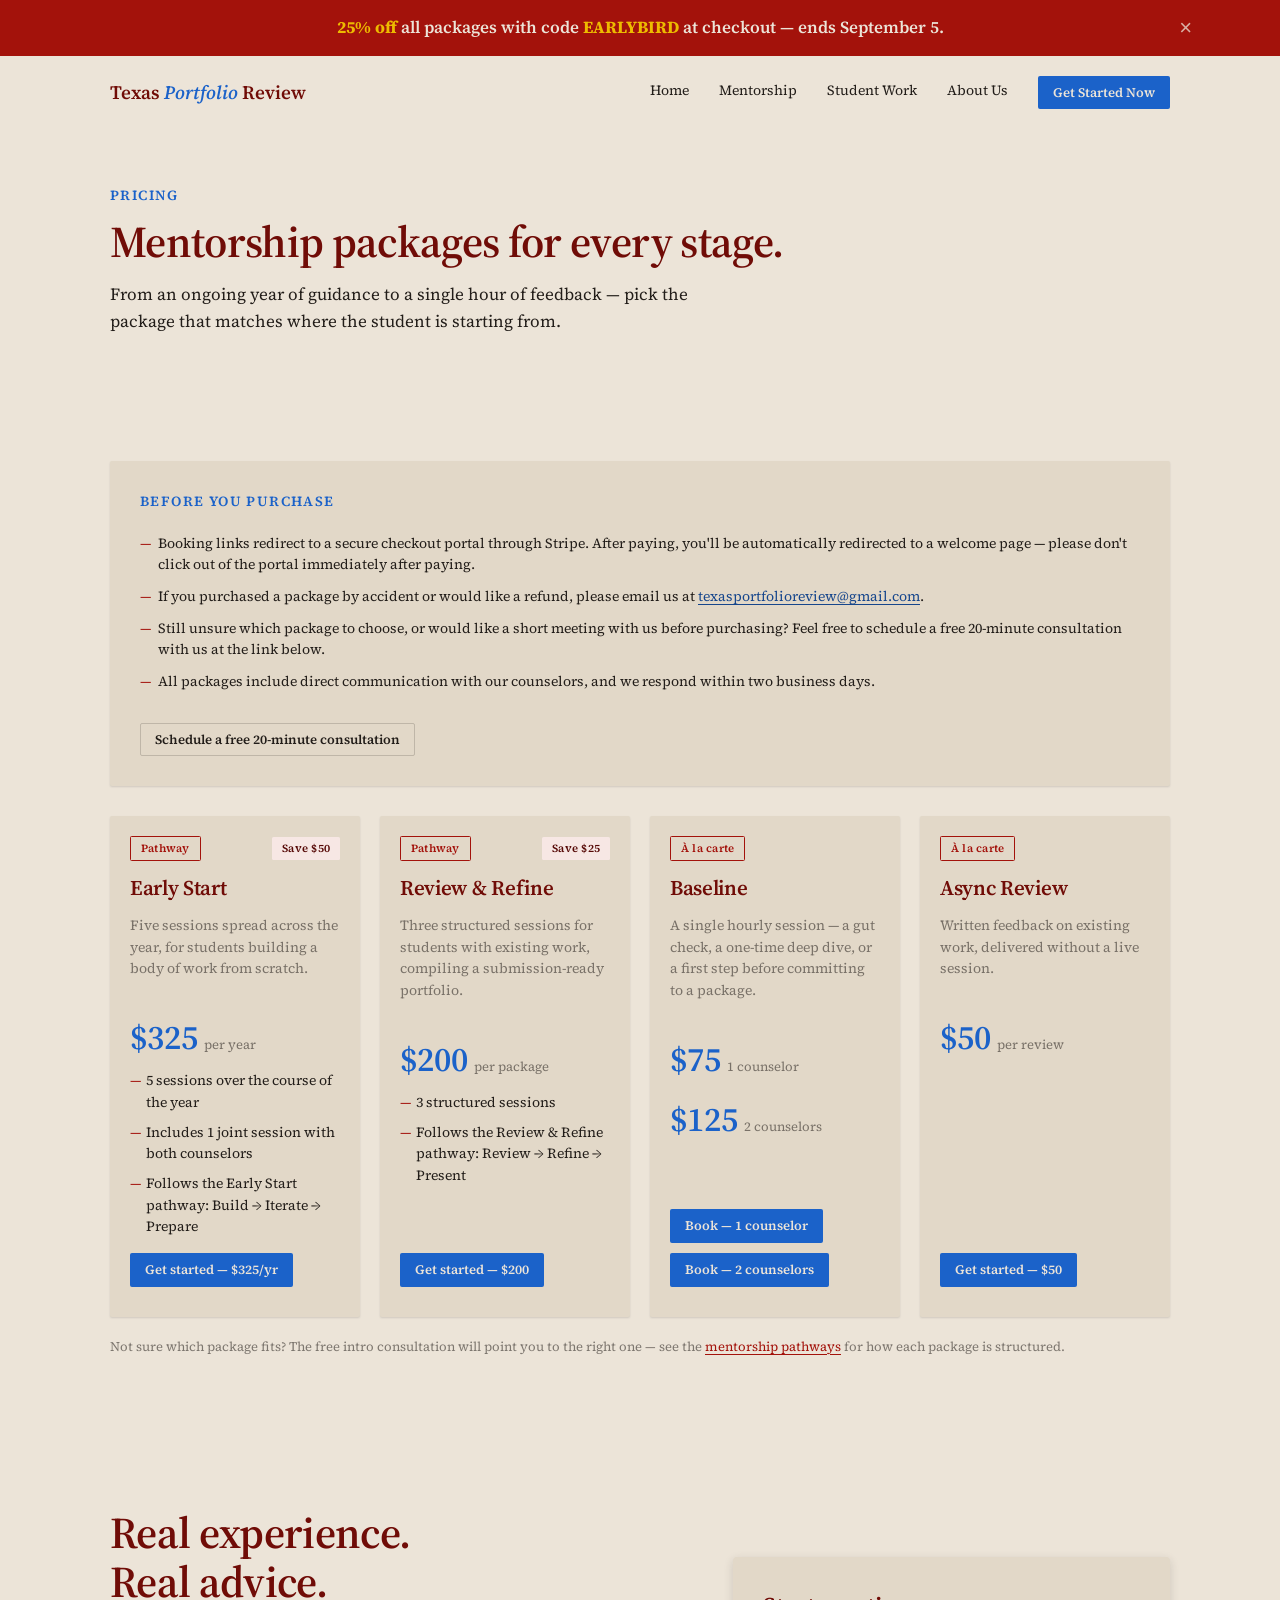
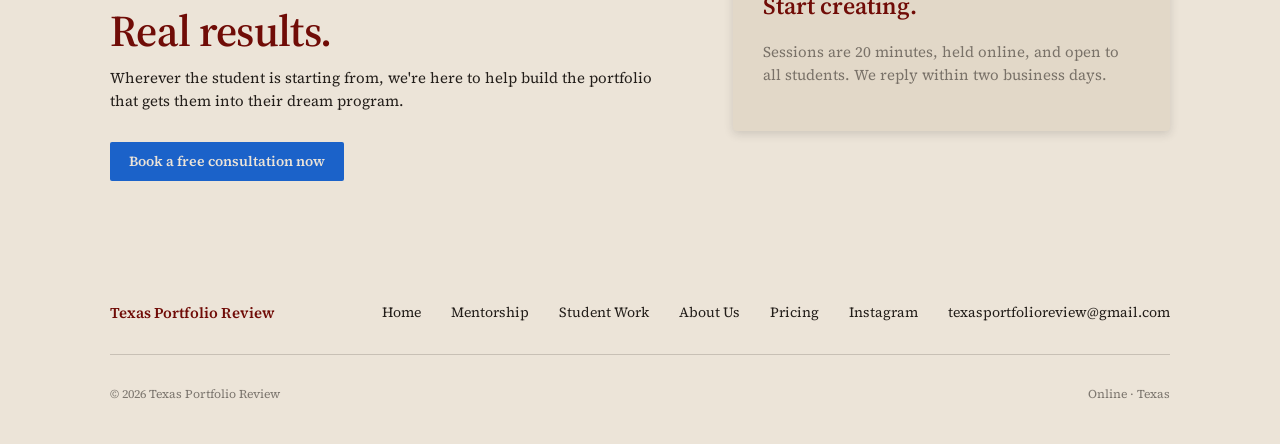
<file: pricing.html>
<!DOCTYPE html>
<html lang="en">
<head>
<meta charset="UTF-8">
<script>document.documentElement.classList.add("js");</script>
<meta name="viewport" content="width=device-width, initial-scale=1.0">
<title>Pricing — Texas Portfolio Review</title>
<meta name="description" content="Pricing for Texas Portfolio Review's mentorship packages: Early Start, Review &amp; Refine, Baseline sessions, and Async Review.">
<link rel="icon" type="image/png" href="images/logo.png">
<link rel="stylesheet" href="css/styles.css">
</head>
<body>

<div class="promo-banner" id="promo-banner">
  <div class="promo-banner__inner">
    <p><strong>25% off</strong> all packages with code <strong>EARLYBIRD</strong> at checkout — ends September 5.</p>
    <button type="button" class="promo-banner__close" data-close-banner aria-label="Dismiss banner">&times;</button>
  </div>
</div>

<header class="site-nav">
  <div class="container site-nav__inner">
    <a href="index.html" class="site-nav__brand">Texas <em>Portfolio</em> Review</a>
    <button class="site-nav__toggle" data-nav-toggle aria-expanded="false" aria-label="Toggle menu" aria-controls="primary-nav">
      <span class="bar"></span><span class="bar"></span><span class="bar"></span>
    </button>
    <nav class="site-nav__links" data-nav-links id="primary-nav" aria-label="Primary" hidden>
      <a href="index.html">Home</a>
      <a href="mentorship.html">Mentorship</a>
      <a href="student-work.html">Student Work</a>
      <a href="about.html">About Us</a>
    </nav>
    <a href="pricing.html" class="btn btn-primary btn-sm site-nav__book" aria-current="page">Get Started Now</a>
  </div>
</header>

<main>

  <section class="page-header">
    <div class="container">
      <div class="kicker">Pricing</div>
      <h1>Mentorship packages for every stage.</h1>
      <p>From an ongoing year of guidance to a single hour of feedback — pick the package that matches where the student is starting from.</p>
    </div>
  </section>

  <section class="section">
    <div class="container">

      <div class="card elev-sm notice-panel">
        <div class="kicker">Before you purchase</div>
        <ul class="notice-panel__list">
          <li>Booking links redirect to a secure checkout portal through Stripe. After paying, you'll be automatically redirected to a welcome page — please don't click out of the portal immediately after paying.</li>
          <li>If you purchased a package by accident or would like a refund, please email us at <a href="mailto:texasportfolioreview@gmail.com">texasportfolioreview@gmail.com</a>.</li>
          <li>Still unsure which package to choose, or would like a short meeting with us before purchasing? Feel free to schedule a free 20-minute consultation with us at the link below.</li>
          <li>All packages include direct communication with our counselors, and we respond within two business days.</li>
        </ul>
        <a href="#" class="btn btn-secondary btn-sm" data-open-consult>Schedule a free 20-minute consultation</a>
      </div>

      <div class="pricing-grid">

        <div class="card elev-sm pricing-card">
          <div class="pricing-card__eyebrow">
            <span class="tag tag-outline">Pathway</span>
            <span class="tag tag-accent">Save $50</span>
          </div>
          <h3>Early Start</h3>
          <p class="desc">Five sessions spread across the year, for students building a body of work from scratch.</p>
          <div class="pricing-card__price">
            <span class="amount">$325</span>
            <span class="per">per year</span>
          </div>
          <ul class="pricing-card__list">
            <li>5 sessions over the course of the year</li>
            <li>Includes 1 joint session with both counselors</li>
            <li>Follows the Early Start pathway: Build → Iterate → Prepare</li>
          </ul>
          <a href="https://buy.stripe.com/7sYbJ022Y28y9MldWb4ZG03" class="btn btn-primary btn-sm" target="_blank" rel="noopener">Get started — $325/yr</a>
        </div>

        <div class="card elev-sm pricing-card">
          <div class="pricing-card__eyebrow">
            <span class="tag tag-outline">Pathway</span>
            <span class="tag tag-accent">Save $25</span>
          </div>
          <h3>Review &amp; Refine</h3>
          <p class="desc">Three structured sessions for students with existing work, compiling a submission-ready portfolio.</p>
          <div class="pricing-card__price">
            <span class="amount">$200</span>
            <span class="per">per package</span>
          </div>
          <ul class="pricing-card__list">
            <li>3 structured sessions</li>
            <li>Follows the Review &amp; Refine pathway: Review → Refine → Present</li>
          </ul>
          <a href="https://buy.stripe.com/14A3cubDyaF44s18BR4ZG00" class="btn btn-primary btn-sm" target="_blank" rel="noopener">Get started — $200</a>
        </div>

        <div class="card elev-sm pricing-card">
          <div class="pricing-card__eyebrow">
            <span class="tag tag-outline">À la carte</span>
          </div>
          <h3>Baseline</h3>
          <p class="desc">A single hourly session — a gut check, a one-time deep dive, or a first step before committing to a package.</p>
          <div class="pricing-card__price">
            <span class="amount">$75</span>
            <span class="per">1 counselor</span>
          </div>
          <div class="pricing-card__price">
            <span class="amount">$125</span>
            <span class="per">2 counselors</span>
          </div>
          <ul class="pricing-card__list"></ul>
          <div class="pricing-card__actions">
            <a href="https://buy.stripe.com/3cI4gy8rm14uaQp5pF4ZG02" class="btn btn-primary btn-sm" target="_blank" rel="noopener">Book — 1 counselor</a>
            <a href="https://buy.stripe.com/aFa6oGdLG5kK4s12dt4ZG04" class="btn btn-primary btn-sm" target="_blank" rel="noopener">Book — 2 counselors</a>
          </div>
        </div>

        <div class="card elev-sm pricing-card">
          <div class="pricing-card__eyebrow">
            <span class="tag tag-outline">À la carte</span>
          </div>
          <h3>Async Review</h3>
          <p class="desc">Written feedback on existing work, delivered without a live session.</p>
          <div class="pricing-card__price">
            <span class="amount">$50</span>
            <span class="per">per review</span>
          </div>
          <ul class="pricing-card__list"></ul>
          <a href="https://buy.stripe.com/5kQ3cucHCaF49MlaJZ4ZG01" class="btn btn-primary btn-sm" target="_blank" rel="noopener">Get started — $50</a>
        </div>

      </div>
      <p class="pricing-note">Not sure which package fits? The free intro consultation will point you to the right one — see the <a href="mentorship.html">mentorship pathways</a> for how each package is structured.</p>
    </div>
  </section>

  <!-- ============ CLOSER ============ -->
  <section class="closer">
    <div class="container closer__grid">
      <div>
        <h2>Real experience.<br>Real advice.<br>Real results.</h2>
        <p>Wherever the student is starting from, we're here to help build the portfolio that gets them into their dream program.</p>
        <div style="margin-top:30px;">
          <a href="#" class="btn btn-primary" data-open-consult>Book a free consultation now</a>
        </div>
      </div>
      <div class="closer__panel elev-md">
        <p class="tag">Start creating.</p>
        <p style="font-size:15px; color:var(--color-text-muted);">Sessions are 20 minutes, held online, and open to all students. We reply within two business days.</p>
      </div>
    </div>
  </section>

</main>

<footer class="site-footer">
  <div class="container">
    <div class="site-footer__top">
      <span class="site-footer__brand">Texas Portfolio Review</span>
      <a href="index.html">Home</a>
      <a href="mentorship.html">Mentorship</a>
      <a href="student-work.html">Student Work</a>
      <a href="about.html">About Us</a>
      <a href="pricing.html">Pricing</a>
      <a href="https://www.instagram.com/texasportfolioreview/" target="_blank" rel="noopener">Instagram</a>
      <a href="mailto:texasportfolioreview@gmail.com">texasportfolioreview@gmail.com</a>
    </div>
    <hr class="rule">
    <div class="site-footer__bottom">
      <span>© 2026 Texas Portfolio Review</span>
      <span>Online · Texas</span>
    </div>
  </div>
</footer>

<!-- ============ BOOK-A-CONSULTATION MODAL (shared) ============ -->
<div class="modal-backdrop" id="consult-modal" hidden>
  <div class="modal" role="dialog" aria-modal="true" aria-labelledby="consult-title">
    <button class="modal__close" type="button" data-close-consult aria-label="Close">&times;</button>

    <form id="consult-form" novalidate action="https://formspree.io/f/myeganda" method="POST">
      <input type="hidden" name="_subject" value="New consultation request — Texas Portfolio Review">
      <div class="modal__eyebrow">Free intro consultation</div>
      <h2 id="consult-title">Book a free consultation</h2>
      <p class="modal__intro">No cost, no obligation, 20 minutes, held online. Tell us a bit about the student and we'll follow up within two business days.</p>

      <div class="field">
        <label for="cf-name">Student name</label>
        <input class="input" id="cf-name" name="name" type="text" placeholder="First and last" required>
      </div>
      <div class="field">
        <label for="cf-email">Email</label>
        <input class="input" id="cf-email" name="email" type="email" placeholder="you@example.com" required>
      </div>
      <div class="field">
        <label for="cf-grade">Grade level</label>
        <input class="input" id="cf-grade" name="grade" type="text" placeholder="e.g. 11th grade" required>
      </div>
      <div class="field">
        <label for="cf-pathway">Which pathway interests you?</label>
        <select class="input" id="cf-pathway" name="pathway">
          <option value="">Not sure yet</option>
          <option value="Early Start">Early Start</option>
          <option value="Review &amp; Refine">Review &amp; Refine</option>
          <option value="Baseline">Baseline</option>
          <option value="Async Review">Async Review</option>
        </select>
      </div>
      <div class="field">
        <label for="cf-message">Tell us about your work</label>
        <textarea class="input" id="cf-message" name="message" placeholder="Media you work in, where your portfolio stands today, schools you have in mind."></textarea>
      </div>

      <button type="submit" class="btn btn-primary btn-block">Request my free consultation</button>
      <p class="form-error" id="consult-error" hidden></p>
      <p class="form-note">Sessions are 20 minutes, held online. We reply within two business days.</p>
    </form>

    <div class="form-success" id="consult-success" hidden>
      <div class="form-success__mark">&check;</div>
      <h2>Request received</h2>
      <p>Thanks — we'll follow up by email within two business days to schedule your free consultation.</p>
    </div>
  </div>
</div>

<script src="js/main.js"></script>
</body>
</html>
</file>
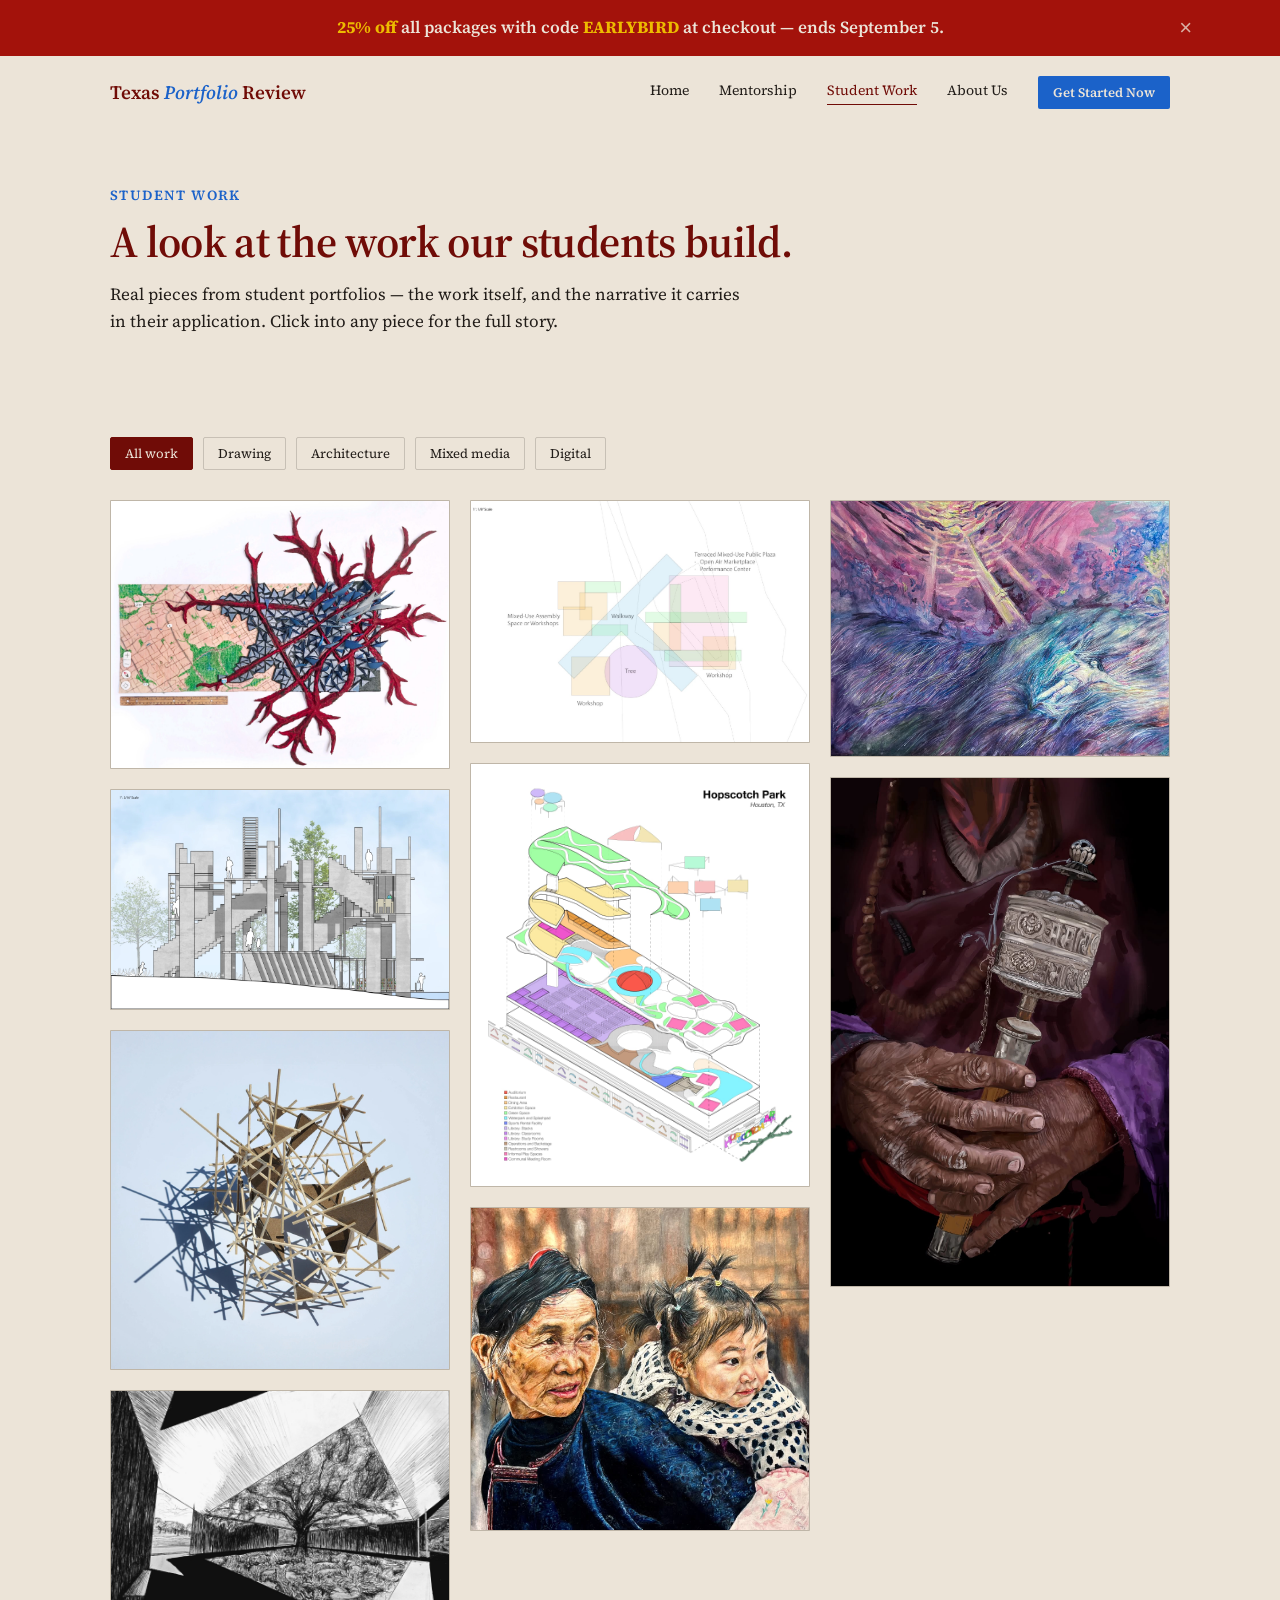
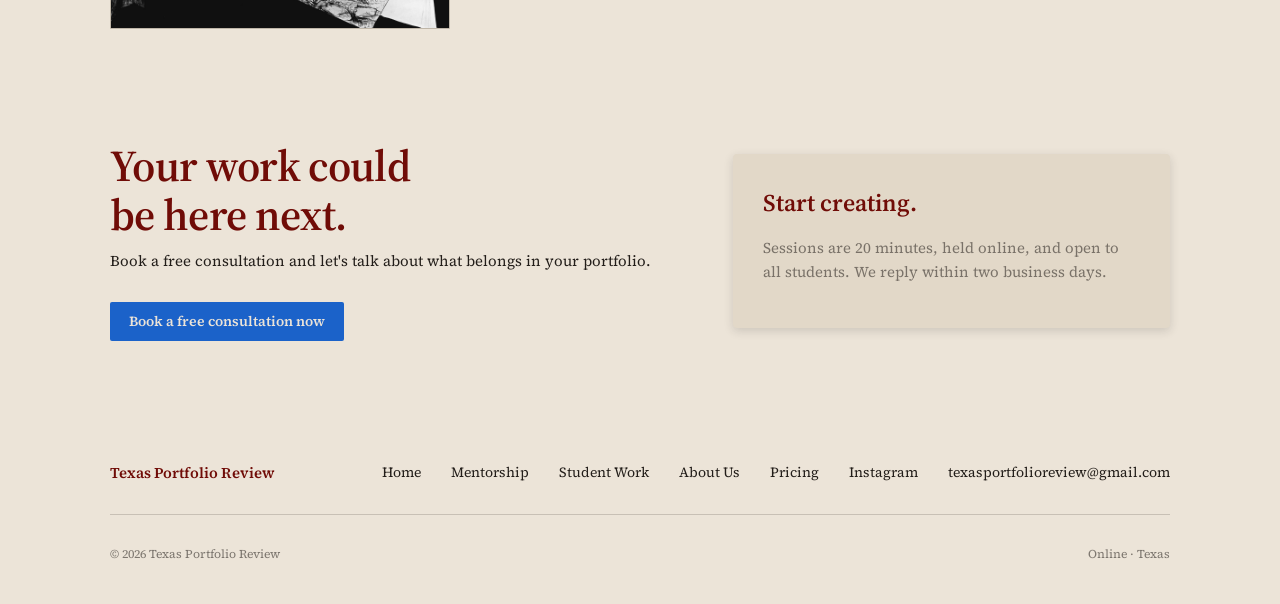
<file: student-work.html>
<!DOCTYPE html>
<html lang="en">
<head>
<meta charset="UTF-8">
<script>document.documentElement.classList.add("js");</script>
<meta name="viewport" content="width=device-width, initial-scale=1.0">
<title>Student Work — Texas Portfolio Review</title>
<meta name="description" content="A gallery of portfolio work from Texas Portfolio Review students, across drawing, architecture, mixed media, and more.">
<link rel="icon" type="image/png" href="images/logo.png">
<link rel="stylesheet" href="css/styles.css">
</head>
<body>

<div class="promo-banner" id="promo-banner">
  <div class="promo-banner__inner">
    <p><strong>25% off</strong> all packages with code <strong>EARLYBIRD</strong> at checkout — ends September 5.</p>
    <button type="button" class="promo-banner__close" data-close-banner aria-label="Dismiss banner">&times;</button>
  </div>
</div>

<header class="site-nav">
  <div class="container site-nav__inner">
    <a href="index.html" class="site-nav__brand">Texas <em>Portfolio</em> Review</a>
    <button class="site-nav__toggle" data-nav-toggle aria-expanded="false" aria-label="Toggle menu" aria-controls="primary-nav">
      <span class="bar"></span><span class="bar"></span><span class="bar"></span>
    </button>
    <nav class="site-nav__links" data-nav-links id="primary-nav" aria-label="Primary" hidden>
      <a href="index.html">Home</a>
      <a href="mentorship.html">Mentorship</a>
      <a href="student-work.html" aria-current="page">Student Work</a>
      <a href="about.html">About Us</a>
    </nav>
    <a href="pricing.html" class="btn btn-primary btn-sm site-nav__book">Get Started Now</a>
  </div>
</header>

<main>

  <section class="page-header">
    <div class="container">
      <div class="kicker">Student work</div>
      <h1>A look at the work our students build.</h1>
      <p>Real pieces from student portfolios — the work itself, and the narrative it carries in their application. Click into any piece for the full story.</p>
    </div>
  </section>

  <section class="section section--tight">
    <div class="container">

      <div class="filter-bar" data-work-filters role="group" aria-label="Filter student work by category">
        <button type="button" class="filter-btn" data-filter="all" aria-pressed="true">All work</button>
        <button type="button" class="filter-btn" data-filter="drawing" aria-pressed="false">Drawing</button>
        <button type="button" class="filter-btn" data-filter="architecture" aria-pressed="false">Architecture</button>
        <button type="button" class="filter-btn" data-filter="mixed" aria-pressed="false">Mixed media</button>
        <button type="button" class="filter-btn" data-filter="digital" aria-pressed="false">Digital</button>
      </div>

      <div class="gallery-grid">

        <button type="button" class="gallery-item" data-work-target="parasite" data-work-category="mixed">
          <img src="images/student-work/parasite-1.jpg" alt="Parasite" loading="lazy">
          <span class="gallery-item__label"><span class="gallery-item__title">Parasite</span><span class="gallery-item__tag">Sculpture</span></span>
        </button>

        <button type="button" class="gallery-item" data-work-target="playground" data-work-category="architecture">
          <img src="images/student-work/playground-1.jpg" alt="Playground" loading="lazy">
          <span class="gallery-item__label"><span class="gallery-item__title">Playground</span><span class="gallery-item__tag">Architecture</span></span>
        </button>

        <button type="button" class="gallery-item" data-work-target="intersection" data-work-category="architecture">
          <img src="images/student-work/intersection-1.jpg" alt="Intersection" loading="lazy">
          <span class="gallery-item__label"><span class="gallery-item__title">Intersection</span><span class="gallery-item__tag">Architecture model</span></span>
        </button>

        <button type="button" class="gallery-item" data-work-target="menil-drawing-institute" data-work-category="drawing">
          <img src="images/student-work/menil-drawing-institute-1.jpg" alt="The Menil Drawing Institute" loading="lazy">
          <span class="gallery-item__label"><span class="gallery-item__title">The Menil Drawing Institute</span><span class="gallery-item__tag">Drawing</span></span>
        </button>

        <button type="button" class="gallery-item" data-work-target="architectural-drawings" data-work-category="architecture">
          <img src="images/student-work/architectural-drawings-1.jpg" alt="Architectural Drawings" loading="lazy">
          <span class="gallery-item__label"><span class="gallery-item__title">Architectural Drawings</span><span class="gallery-item__tag">Architecture</span></span>
        </button>

        <button type="button" class="gallery-item" data-work-target="hopscotch-park" data-work-category="digital">
          <img src="images/student-work/hopscotch-park-1.jpg" alt="Hopscotch Park" loading="lazy">
          <span class="gallery-item__label"><span class="gallery-item__title">Hopscotch Park</span><span class="gallery-item__tag">Digital rendering</span></span>
        </button>

        <button type="button" class="gallery-item" data-work-target="family-line" data-work-category="drawing">
          <img src="images/student-work/family-line-1.jpg" alt="Family Line" loading="lazy">
          <span class="gallery-item__label"><span class="gallery-item__title">Family Line</span><span class="gallery-item__tag">Painting</span></span>
        </button>

        <button type="button" class="gallery-item" data-work-target="field-of-dreams" data-work-category="drawing">
          <img src="images/student-work/field-of-dreams-1.jpg" alt="Field of Dreams" loading="lazy">
          <span class="gallery-item__label"><span class="gallery-item__title">Field of Dreams</span><span class="gallery-item__tag">Painting</span></span>
        </button>

        <button type="button" class="gallery-item" data-work-target="ceremonial" data-work-category="digital">
          <img src="images/student-work/ceremonial-1.jpg" alt="Ceremonial" loading="lazy">
          <span class="gallery-item__label"><span class="gallery-item__title">Ceremonial</span><span class="gallery-item__tag">Digital painting</span></span>
        </button>

      </div>

      <!-- ============ HIDDEN WORK RECORDS (read by JS to populate the lightbox) ============ -->
      <!-- Add one gallery-item button above per piece, plus a matching #work-<id> record
           here with its title/tag/description and full image set. -->
      <div class="work-records" hidden>
        <div id="work-parasite" data-title="Parasite" data-tag="Sculpture" data-info="2025 &middot; Hanjie Arts Center &middot; 36&times;48 sculpture &middot; Cardboard, styrofoam, clay, paint, oil pastel, sand">
          <p>An exposition on the untamed sprawl of my hometown, Parasite explores the monstrous spread of urbanity and its impact on the community and environment through contrasting elements — underlying map, geometric structures, and venous branches. Through it, I hope to reveal sprawl's prevalence in both the city and everyday life.</p>
          <img src="images/student-work/parasite-1.jpg" alt="Parasite — overhead view">
          <img src="images/student-work/parasite-2.jpg" alt="Parasite — angled detail view">
        </div>
        <div id="work-playground" data-title="Playground" data-tag="Architecture" data-info="2025 &middot; Cornell AAP Pre-College ARCH1110 &middot; 9&times;16 digital spread &middot; Illustrator, Rhino, Photoshop">
          <p>As a project for the Ithaca Youth Bureau, I envisioned a multi-functional structure to foster communal growth. I designed the structure with winding terraces and staircases to mimic a playground where physical exploration encourages intellectual and artistic discovery.</p>
          <img src="images/student-work/playground-1.jpg" alt="Playground — hand-drawn elevation">
          <img src="images/student-work/playground-2.jpg" alt="Playground — axonometric massing study">
          <img src="images/student-work/playground-3.jpg" alt="Playground — rendered scene with figures">
        </div>
        <div id="work-intersection" data-title="Intersection" data-tag="Architecture model" data-info="2025 &middot; Cornell AAP Pre-College ARCH1110 &middot; Basswood sticks, chipboard, paper">
          <p>As an exploration of how the intersection of one, two, and three dimensional elements form spatial hierarchies, I experimented with various aggregations to emphasize each dimension and their interrelated natures while balancing delicate lightness and grounded stability. The hand-drafted elevations illustrate the model's intersectional shape and structure.</p>
          <img src="images/student-work/intersection-1.jpg" alt="Intersection — completed model">
          <img src="images/student-work/intersection-2.jpg" alt="Intersection — process sketch 1">
          <img src="images/student-work/intersection-3.jpg" alt="Intersection — process sketch 2">
        </div>
        <div id="work-menil-drawing-institute" data-title="The Menil Drawing Institute" data-tag="Drawing" data-info="2025 &middot; Hanjie Arts Center &middot; 11&times;14.5 drawing &middot; Acrylic paint, pen">
          <p>Analyzing and abstracting the Menil Drawing Institute, I created a work that highlighted the structure's various architectural elements — from the inverse structural perspective to the aggregated geometries to the dramatic lighting conditions — and emphasized nature's contributions to the experience as a disruption to the artificial, rigid forms.</p>
          <img src="images/student-work/menil-drawing-institute-1.jpg" alt="The Menil Drawing Institute — pen and ink drawing">
        </div>
        <div id="work-architectural-drawings" data-title="Architectural Drawings" data-tag="Architecture" data-info="2025 &middot; Cornell AAP Pre-College 1110 &middot; Photoshop, Illustrator, Rhino">
          <p>A series of architectural drawings and diagrams.</p>
          <img src="images/student-work/architectural-drawings-1.jpg" alt="Architectural Drawings — program bubble diagram">
          <img src="images/student-work/architectural-drawings-2.jpg" alt="Architectural Drawings — floor plan">
          <img src="images/student-work/architectural-drawings-3.jpg" alt="Architectural Drawings — elevation">
        </div>
        <div id="work-hopscotch-park" data-title="Hopscotch Park" data-tag="Digital rendering" data-info="2026 &middot; HINESAD &middot; Rhino, Illustrator">
          <p>A plan for the revitalization of an unused urban void into a vibrant community space. Divided into two main sections, play and stay, the space seeks to develop the act of hopscotch where visitors move freely between different cultural activities, increasing cultural exchange and diffusion.</p>
          <img src="images/student-work/hopscotch-park-1.jpg" alt="Hopscotch Park — labeled isometric diagram">
        </div>
        <div id="work-family-line" data-title="Family Line" data-tag="Painting" data-info="Color pencil">
          <p>An illustration of my grandmother and I as a child growing up in China.</p>
          <img src="images/student-work/family-line-1.jpg" alt="Family Line — color pencil illustration of a grandmother and grandchild">
        </div>
        <div id="work-field-of-dreams" data-title="Field of Dreams" data-tag="Painting" data-info="Watercolor and gouache">
          <p>A mixed media piece inspired by Christina's World.</p>
          <img src="images/student-work/field-of-dreams-1.jpg" alt="Field of Dreams — watercolor and gouache figure lying in a flowing field">
        </div>
        <div id="work-ceremonial" data-title="Ceremonial" data-tag="Digital painting" data-info="Digital">
          <p>A monk holds a ceremonial object in his hand as he prepares to perform a thousand year old ritual.</p>
          <img src="images/student-work/ceremonial-1.jpg" alt="Ceremonial — digital painting of hands holding a prayer wheel">
        </div>
      </div>
    </div>
  </section>

  <!-- ============ CLOSER ============ -->
  <section class="closer">
    <div class="container closer__grid">
      <div>
        <h2>Your work could<br>be here next.</h2>
        <p>Book a free consultation and let's talk about what belongs in your portfolio.</p>
        <div style="margin-top:30px;">
          <a href="#" class="btn btn-primary" data-open-consult>Book a free consultation now</a>
        </div>
      </div>
      <div class="closer__panel elev-md">
        <p class="tag">Start creating.</p>
        <p style="font-size:15px; color:var(--color-text-muted);">Sessions are 20 minutes, held online, and open to all students. We reply within two business days.</p>
      </div>
    </div>
  </section>

</main>

<footer class="site-footer">
  <div class="container">
    <div class="site-footer__top">
      <span class="site-footer__brand">Texas Portfolio Review</span>
      <a href="index.html">Home</a>
      <a href="mentorship.html">Mentorship</a>
      <a href="student-work.html">Student Work</a>
      <a href="about.html">About Us</a>
      <a href="pricing.html">Pricing</a>
      <a href="https://www.instagram.com/texasportfolioreview/" target="_blank" rel="noopener">Instagram</a>
      <a href="mailto:texasportfolioreview@gmail.com">texasportfolioreview@gmail.com</a>
    </div>
    <hr class="rule">
    <div class="site-footer__bottom">
      <span>© 2026 Texas Portfolio Review</span>
      <span>Online · Texas</span>
    </div>
  </div>
</footer>

<!-- ============ BOOK-A-CONSULTATION MODAL (shared) ============ -->
<div class="modal-backdrop" id="consult-modal" hidden>
  <div class="modal" role="dialog" aria-modal="true" aria-labelledby="consult-title">
    <button class="modal__close" type="button" data-close-consult aria-label="Close">&times;</button>

    <form id="consult-form" novalidate action="https://formspree.io/f/myeganda" method="POST">
      <input type="hidden" name="_subject" value="New consultation request — Texas Portfolio Review">
      <div class="modal__eyebrow">Free intro consultation</div>
      <h2 id="consult-title">Book a free consultation</h2>
      <p class="modal__intro">No cost, no obligation, 20 minutes, held online. Tell us a bit about the student and we'll follow up within two business days.</p>

      <div class="field">
        <label for="cf-name">Student name</label>
        <input class="input" id="cf-name" name="name" type="text" placeholder="First and last" required>
      </div>
      <div class="field">
        <label for="cf-email">Email</label>
        <input class="input" id="cf-email" name="email" type="email" placeholder="you@example.com" required>
      </div>
      <div class="field">
        <label for="cf-grade">Grade level</label>
        <input class="input" id="cf-grade" name="grade" type="text" placeholder="e.g. 11th grade" required>
      </div>
      <div class="field">
        <label for="cf-pathway">Which pathway interests you?</label>
        <select class="input" id="cf-pathway" name="pathway">
          <option value="">Not sure yet</option>
          <option value="Early Start">Early Start</option>
          <option value="Review &amp; Refine">Review &amp; Refine</option>
          <option value="Baseline">Baseline</option>
          <option value="Async Review">Async Review</option>
        </select>
      </div>
      <div class="field">
        <label for="cf-message">Tell us about your work</label>
        <textarea class="input" id="cf-message" name="message" placeholder="Media you work in, where your portfolio stands today, schools you have in mind."></textarea>
      </div>

      <button type="submit" class="btn btn-primary btn-block">Request my free consultation</button>
      <p class="form-error" id="consult-error" hidden></p>
      <p class="form-note">Sessions are 20 minutes, held online. We reply within two business days.</p>
    </form>

    <div class="form-success" id="consult-success" hidden>
      <div class="form-success__mark">&check;</div>
      <h2>Request received</h2>
      <p>Thanks — we'll follow up by email within two business days to schedule your free consultation.</p>
    </div>
  </div>
</div>

<!-- ============ WORK LIGHTBOX (student-work.html only) ============ -->
<div class="modal-backdrop" id="work-modal" hidden>
  <div class="modal modal--work" role="dialog" aria-modal="true" aria-labelledby="work-modal-title">
    <button class="modal__close" type="button" data-close-work aria-label="Close">&times;</button>
    <div class="work-modal__stage">
      <div class="work-modal__slides" id="work-modal-slides"></div>
      <button type="button" class="work-card__nav work-card__nav--prev" data-slide-prev aria-label="Previous image">&lsaquo;</button>
      <button type="button" class="work-card__nav work-card__nav--next" data-slide-next aria-label="Next image">&rsaquo;</button>
      <div class="work-card__dots" id="work-modal-dots"></div>
    </div>
    <div class="work-modal__meta">
      <div class="work-modal__meta-row">
        <h2 id="work-modal-title"></h2>
        <span class="work-card__tag" id="work-modal-tag"></span>
      </div>
      <p class="work-modal__info" id="work-modal-info"></p>
      <p class="desc" id="work-modal-desc"></p>
    </div>
  </div>
</div>

<script src="js/main.js"></script>
</body>
</html>
</file>
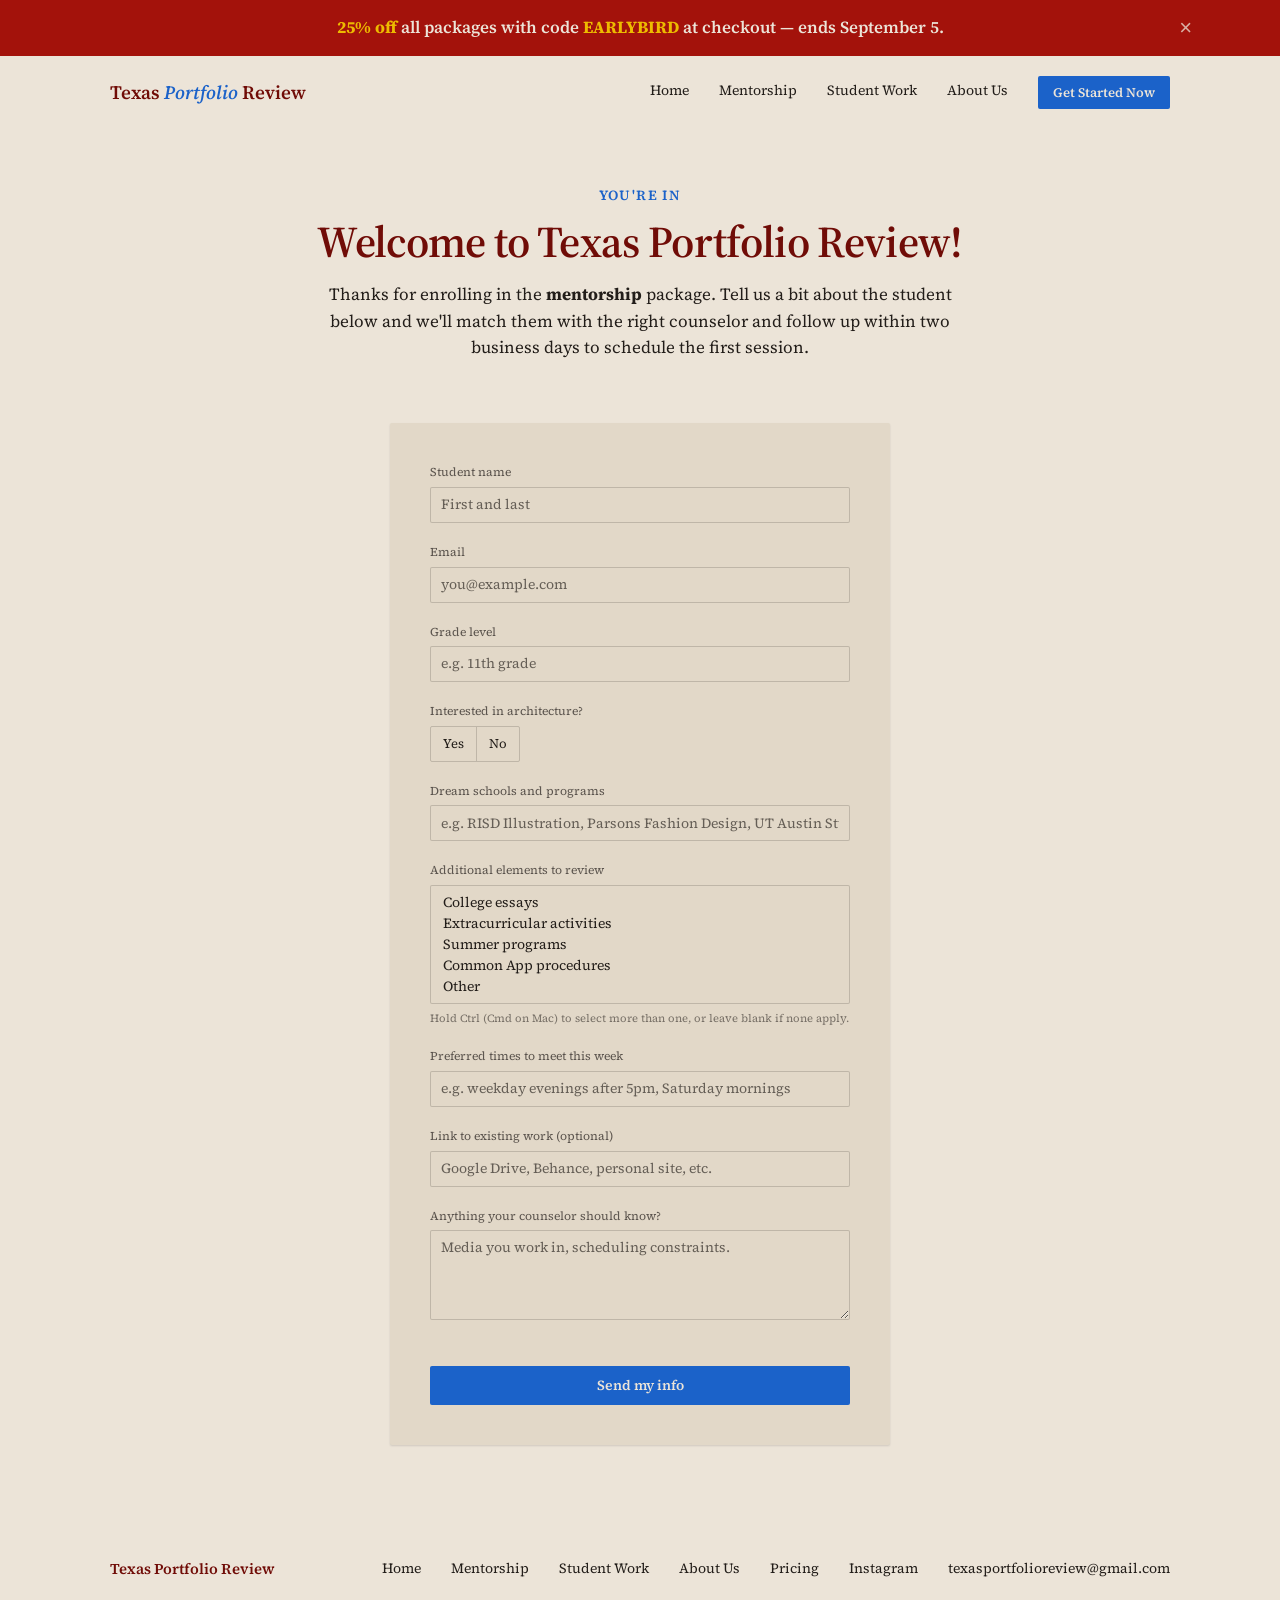
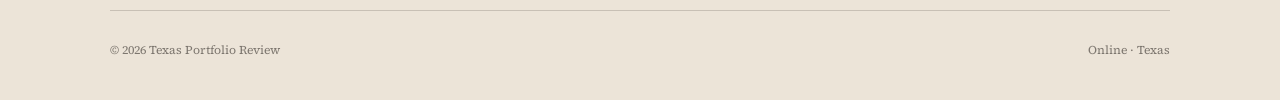
<file: welcome.html>
<!DOCTYPE html>
<html lang="en">
<head>
<meta charset="UTF-8">
<script>document.documentElement.classList.add("js");</script>
<meta name="viewport" content="width=device-width, initial-scale=1.0">
<title>Welcome — Texas Portfolio Review</title>
<meta name="description" content="You're in! Tell us about the student so we can match them with a counselor.">
<meta name="robots" content="noindex">
<link rel="icon" type="image/png" href="images/logo.png">
<link rel="stylesheet" href="css/styles.css">
</head>
<body>

<div class="promo-banner" id="promo-banner">
  <div class="promo-banner__inner">
    <p><strong>25% off</strong> all packages with code <strong>EARLYBIRD</strong> at checkout — ends September 5.</p>
    <button type="button" class="promo-banner__close" data-close-banner aria-label="Dismiss banner">&times;</button>
  </div>
</div>

<header class="site-nav">
  <div class="container site-nav__inner">
    <a href="index.html" class="site-nav__brand">Texas <em>Portfolio</em> Review</a>
    <button class="site-nav__toggle" data-nav-toggle aria-expanded="false" aria-label="Toggle menu" aria-controls="primary-nav">
      <span class="bar"></span><span class="bar"></span><span class="bar"></span>
    </button>
    <nav class="site-nav__links" data-nav-links id="primary-nav" aria-label="Primary" hidden>
      <a href="index.html">Home</a>
      <a href="mentorship.html">Mentorship</a>
      <a href="student-work.html">Student Work</a>
      <a href="about.html">About Us</a>
    </nav>
    <a href="pricing.html" class="btn btn-primary btn-sm site-nav__book">Get Started Now</a>
  </div>
</header>

<main>

  <section class="page-header welcome-header">
    <div class="container">
      <div class="kicker">You're in</div>
      <h1>Welcome to Texas Portfolio Review!</h1>
      <p>Thanks for enrolling in the <strong data-plan-target>mentorship</strong> package. Tell us a bit about the student below and we'll match them with the right counselor and follow up within two business days to schedule the first session.</p>
    </div>
  </section>

  <section class="section" style="padding-top: 0;">
    <div class="container" style="max-width: 560px;">
      <div class="card elev-sm welcome-card">

        <form id="welcome-form" novalidate action="https://formspree.io/f/xnpaelop" method="POST">
          <input type="hidden" name="_subject" value="New enrollment — Texas Portfolio Review">
          <input type="hidden" id="wf-plan" name="plan" value="">

          <div class="field">
            <label for="wf-name">Student name</label>
            <input class="input" id="wf-name" name="name" type="text" placeholder="First and last" required>
          </div>
          <div class="field">
            <label for="wf-email">Email</label>
            <input class="input" id="wf-email" name="email" type="email" placeholder="you@example.com" required>
          </div>
          <div class="field">
            <label for="wf-grade">Grade level</label>
            <input class="input" id="wf-grade" name="grade" type="text" placeholder="e.g. 11th grade" required>
          </div>
          <div class="field">
            <label>Interested in architecture?</label>
            <div class="seg">
              <label class="seg-opt"><input type="radio" name="architecture_interest" value="Yes" required> Yes</label>
              <label class="seg-opt"><input type="radio" name="architecture_interest" value="No"> No</label>
            </div>
          </div>
          <div class="field">
            <label for="wf-schools">Dream schools and programs</label>
            <input class="input" id="wf-schools" name="dream_schools" type="text" placeholder="e.g. RISD Illustration, Parsons Fashion Design, UT Austin Studio Art">
          </div>
          <div class="field">
            <label for="wf-review-topic">Additional elements to review</label>
            <select class="input" id="wf-review-topic" name="review_topics[]" multiple size="5">
              <option value="College essays">College essays</option>
              <option value="Extracurricular activities">Extracurricular activities</option>
              <option value="Summer programs">Summer programs</option>
              <option value="Common App procedures">Common App procedures</option>
              <option value="Other">Other</option>
            </select>
            <p class="field__hint">Hold Ctrl (Cmd on Mac) to select more than one, or leave blank if none apply.</p>
          </div>
          <div class="field">
            <label for="wf-times">Preferred times to meet this week</label>
            <input class="input" id="wf-times" name="preferred_times" type="text" placeholder="e.g. weekday evenings after 5pm, Saturday mornings">
          </div>
          <div class="field">
            <label for="wf-portfolio">Link to existing work (optional)</label>
            <input class="input" id="wf-portfolio" name="portfolio_link" type="url" placeholder="Google Drive, Behance, personal site, etc.">
          </div>
          <div class="field">
            <label for="wf-message">Anything your counselor should know?</label>
            <textarea class="input" id="wf-message" name="message" placeholder="Media you work in, scheduling constraints."></textarea>
          </div>

          <button type="submit" class="btn btn-primary btn-block">Send my info</button>
          <p class="form-error" id="welcome-error" hidden></p>
        </form>

        <div class="form-success" id="welcome-success" hidden>
          <div class="form-success__mark">&check;</div>
          <h2>Thanks — you're all set</h2>
          <p>We'll match the student with a counselor and follow up by email within two business days to schedule the first session.</p>
        </div>

      </div>
    </div>
  </section>

</main>

<footer class="site-footer">
  <div class="container">
    <div class="site-footer__top">
      <span class="site-footer__brand">Texas Portfolio Review</span>
      <a href="index.html">Home</a>
      <a href="mentorship.html">Mentorship</a>
      <a href="student-work.html">Student Work</a>
      <a href="about.html">About Us</a>
      <a href="pricing.html">Pricing</a>
      <a href="https://www.instagram.com/texasportfolioreview/" target="_blank" rel="noopener">Instagram</a>
      <a href="mailto:texasportfolioreview@gmail.com">texasportfolioreview@gmail.com</a>
    </div>
    <hr class="rule">
    <div class="site-footer__bottom">
      <span>© 2026 Texas Portfolio Review</span>
      <span>Online · Texas</span>
    </div>
  </div>
</footer>

<script src="js/main.js"></script>
</body>
</html>
</file>
<file: css/styles.css>
/* Broadsheet — design-system tokens and component classes. This file is the source of truth for the system's look; retune it here and see readme.md. */
@import url('https://fonts.googleapis.com/css2?family=Source+Serif+4:ital,wght@0,400;0,600;1,400&display=swap');

:root {
  /* Texas Portfolio Review — warm paper ground with the TPR red/blue
     override in place of Broadsheet's default cyan/magenta. See
     DESIGN-CONTEXT.md for the source of these values. */
  --color-bg: #ece4d8;
  --color-surface: #e2d8c8;
  --color-text: #221d19;
  --color-text-muted: color-mix(in srgb, var(--color-text) 55%, transparent);
  --color-accent: #a3120b;
  --color-accent-2: #1b62c9;
  --color-divider: color-mix(in srgb, #221d19 18%, transparent);

  /* Tonal ramps — generated in OKLCH on one shared lightness scale, so the
     same step of any role matches the others in visual value. */
  --color-neutral-100: #f8f4f4;
  --color-neutral-200: #eae7e7;
  --color-neutral-300: #d7d3d3;
  --color-neutral-400: #bab6b6;
  --color-neutral-500: #9b9797;
  --color-neutral-600: #7d7979;
  --color-neutral-700: #605d5d;
  --color-neutral-800: #444141;
  --color-neutral-900: #2d2b2b;

  --color-accent-100: #f7e7e4;
  --color-accent-200: #eecdc8;
  --color-accent-300: #e0a49c;
  --color-accent-400: #cd6a60;
  --color-accent-500: #b8332a;
  --color-accent-600: #8b0f09;
  --color-accent-700: #700c07;
  --color-accent-800: #560906;
  --color-accent-900: #380705;

  --color-accent-2-100: #e7eefb;
  --color-accent-2-200: #cbdcf6;
  --color-accent-2-300: #9eb9e3;
  --color-accent-2-400: #7197cf;
  --color-accent-2-500: #4474bc;
  --color-accent-2-600: #1751a8;
  --color-accent-2-700: #16468c;
  --color-accent-2-800: #113468;
  --color-accent-2-900: #0c2244;

  /* The third process ink — review round 3: the deck's print treatments
     (the CMYK separation and the misregistered plate numerals below) need
     the full four-color set. Cyan and magenta are the system's own accents;
     this yellow completes them, muted to the same press-ink register. A
     print treatment color, not an interface accent — body copy and chrome
     never take it. */
  --color-process-yellow: #edbb00;

  --font-heading: "Source Serif 4", system-ui, sans-serif;
  --font-heading-weight: 600;
  --font-body: "Source Serif 4", system-ui, sans-serif;

  --space-1: 5.0px;
  --space-2: 10.0px;
  --space-3: 15.0px;
  --space-4: 20.0px;
  --space-6: 30.0px;
  --space-8: 40.0px;

  --radius-sm: 1px;
  --radius-md: 2px;
  --radius-lg: 4px;

  /* Elevation — derived from the ground: soft ink-tinted shadows on a
     light theme, a hairline edge + ambient darkness on a dark one. */
  --shadow-sm: 0 1px 2px color-mix(in srgb, #2d2b2b 14%, transparent);
  --shadow-md: 0 3px 10px color-mix(in srgb, #2d2b2b 16%, transparent);
  --shadow-lg: 0 12px 32px color-mix(in srgb, #2d2b2b 22%, transparent);
}

body {
  background: var(--color-bg);
  color: var(--color-text);
  font-family: var(--font-body);
}
h1, h2, h3, h4 { font-family: var(--font-heading); font-weight: var(--font-heading-weight); }

.halftone{position:relative;filter:grayscale(0.35) contrast(1.15);overflow:hidden}
.halftone::after{content:"";position:absolute;inset:0;pointer-events:none;
  background-image:radial-gradient(circle,rgba(0,0,0,0.22) 30%,transparent 32%);
  background-size:3px 3px;mix-blend-mode:multiply}

/* The four-color separation treatment (review round 3) — a photograph
   printed as its misregistered process plates, after the Catalogue Three
   grammar. Markup: a figure.cmyk holding five copies of the image — the
   first is the layout sizer (hidden), then one per plate, each tagged
   .sep-c/.sep-m/.sep-y/.sep-k. The plates are extracted live by the SVG
   feColorMatrix filters in print-plates.js, the system's own defs —
   inlined in the compiled bundle every template page loads, and a
   page that links styles.css directly adds
   <script src="print-plates.js"></script> itself (the defs must be in
   the document: a data-URI filter reference would not survive Chromium,
   and external-file references are unreliable across engines) — nudged
   a few pixels out of register, and multiplied
   onto the paper ground; the halftone dot screens the recombined print.
   The plate offsets live with the deck's projection-scale CSS, since
   misregistration is sized to the output. */
.cmyk{position:relative;overflow:hidden;background:var(--color-bg)}
.cmyk img:first-child{opacity:0} /* layout sizer AND the alt-bearing image — opacity
  keeps it in the accessibility tree (visibility:hidden would drop the figure's only
  description); fully transparent, it adds nothing to the multiply backdrop */
.cmyk img+img{position:absolute;inset:0;width:100%;height:100%;object-fit:cover;mix-blend-mode:multiply}
.cmyk .sep-c{filter:url(#sep-c)}
.cmyk .sep-m{filter:url(#sep-m)}
.cmyk .sep-y{filter:url(#sep-y)}
.cmyk .sep-k{filter:url(#sep-k)}
.cmyk::after{content:"";position:absolute;inset:0;pointer-events:none;
  background-image:radial-gradient(circle,rgba(0,0,0,0.22) 30%,transparent 32%);
  background-size:3px 3px;mix-blend-mode:multiply}

/* The one-image separation (review round 9, promoted from the deck in the
   landing divergence) — the same four plates as ONE compound filter,
   #sep-all in print-plates.js, for a single swappable image: a .print
   wrapper inside the figure holds one <image-slot>, and the filter
   extracts, offsets and multiplies the plates live from whatever the slot
   shows. Markup: figure.cmyk > .print > image-slot (the page sizes the
   .print — aspect-ratio, or absolute fill for bleeds). Hover resolves
   the print into the photograph — the pressman checking registration on
   the light table — so the source shows crisp and any swap chrome stays
   legible; only the reduced-motion fallback below still lifts as a
   single cut (a url() filter cannot CSS-transition; the press driver
   animates the defs instead). */
.cmyk .print{position:relative;width:100%;filter:url(#sep-all)}
/* no hover end-state swap: the press driver (print-plates.js) eases the
   plates into register while purifying their inks to the pure-process
   separation on the same curve, so the converged four-plate merge IS
   the photograph (their multiply equals SourceGraphic by construction)
   — no cut anywhere on the animated path */
@media (prefers-reduced-motion: reduce), (hover: none), (pointer: coarse) {
  .cmyk .print:hover{filter:none} /* without the driver (it stands down on
    exactly these conditions), hover stays the old single cut to the
    crisp source */
}
.cmyk .print image-slot{width:100%;height:100%;display:block}

/* The plate numeral (review rounds 3-4) — display figures set as
   misregistered process plates, the catalog's cover grammar. Review
   round 4 (Barron): THREE plates — C, M, Y only, no black plate — so the
   dark core comes entirely from the C×M×Y multiply overlap (the inks
   product to exact black), with the fringes the registration drift; and
   the spread pulled in by half (less jumbled: one figure with plate
   fringes rather than figures sliding apart). Markup: a .cmyk-num holding
   a .paper span (the white of the sheet: the glyph's union, built from
   offset text-shadow copies) and three .plate spans. The construction
   carries its own ground (--cmyk-num-ground, defaulting to paper) painted
   on its padding box, so the multiply plates always have their backdrop
   even inside an isolated stacking context (entrance animations); the
   padding bleeds wider than any plate offset and the negative margin
   hands the layout box back. Offsets are em-scaled to the glyph. The
   .paper span carries the text once for assistive tech; the .plate spans
   are aria-hidden repeats. */
.cmyk-num{--cmyk-num-ground:var(--color-bg);
  position:relative;width:fit-content;line-height:0.9;
  font-feature-settings:"pnum" 1;
  background:var(--cmyk-num-ground);padding:0.12em;margin:-0.12em}
.cmyk-num .paper{color:var(--color-bg); /* the white of the sheet — always paper,
  whatever the ground: the plates read as printed on paper even when the
  surrounding page is ink */
  text-shadow:0.036em 0.025em 0 var(--color-bg),-0.031em -0.023em 0 var(--color-bg)}
.cmyk-num .plate{position:absolute;inset:0.12em;mix-blend-mode:multiply;
  text-box:trim-both cap alphabetic /* the host trims to its cap box; each
  absolute plate must trim its own line the same way, or its glyphs sit a
  half-leading below the paper union */}
.cmyk-num .plate-c{color:var(--color-accent)}

/* The plate headline (divergence round 3, Barron: "use both" — the
   photograph's plates AND the cover grammar's text plates, on the same
   page). The same three-plate construction as .cmyk-num — paper span
   carrying the real text, C/M/Y plate repeats, dark core from the
   multiply overlap — at HALF the numeral's round-4 offsets: the serif's
   display hairlines are thinner than the numeral strokes the spread was
   measured on, and the full offsets swallow them whole (probed at the
   hero's 80px — the fringes read as an anaglyph poster, not a breath
   out of register) — recut for display
   headlines that sit in running text blocks on the page's own paper:
   no ground painting and no padding bleed (the numeral's ground exists
   for isolated stacking contexts; a headline on the page multiplies
   straight onto the sheet), no width:fit-content and no line-height
   override (the host display class owns its metrics — apply this to
   each .line, which is position:relative for its plates), and the
   plates are inert to the hand (pointer-events/user-select none, so a
   triple-click selects the headline once, not four times). Plates take
   the same pointer lean as .cmyk-num. */
.cmyk-head{position:relative}
.cmyk-head .paper{color:var(--color-bg);
  text-shadow:0.027em 0.0185em 0 var(--color-bg),-0.0245em -0.0175em 0 var(--color-bg)
  /* the union's copies sit at the construction's halved plate offsets
     PLUS the full lean (0.018+0.009 / 0.0125+0.006, and mirrored), so
     the union still backs the plates at viewport-edge lean — invisible
     on the page's own paper, load-bearing on any other ground */}
.cmyk-head .plate{position:absolute;inset:0;mix-blend-mode:multiply;
  pointer-events:none;user-select:none;
  text-box:trim-both cap alphabetic /* match the host's trim, or the
  plates sit a half-leading below the paper union */}
.cmyk-head .plate-c{color:var(--color-accent)}
.cmyk-head .plate-m{color:var(--color-accent-2);
  translate:calc(0.018em + 0.009em*var(--press-nx, 0)) calc(0.0125em + 0.006em*var(--press-ny, 0))}
.cmyk-head .plate-y{color:var(--color-process-yellow);
  translate:calc(-0.0155em + 0.009em*var(--press-nx, 0)) calc(-0.0115em + 0.006em*var(--press-ny, 0))}
.cmyk-num .plate-m{color:var(--color-accent-2);
  translate:calc(0.036em + 0.018em*var(--press-nx, 0)) calc(0.025em + 0.0125em*var(--press-ny, 0))}
.cmyk-num .plate-y{color:var(--color-process-yellow);
  translate:calc(-0.031em + 0.018em*var(--press-nx, 0)) calc(-0.023em + 0.0125em*var(--press-ny, 0))}
/* --press-nx/--press-ny: the pointer lean as a bare -1..1 factor,
   published on :root by the press driver (print-plates.js) and zero
   whenever the driver stands down. Each construction scales the lean to
   its own spread (half of it, here as everywhere) so the moving plates
   drift a breath toward the cursor and the C plate holds. */

/* ══════════════════════════════════════════════════════════════════════════
   Components — built with the tokens above. Plain CSS
   on plain HTML: no JavaScript, no build step. Each class is documented in
   readme.md and demonstrated in foundations/ and components/.
   ══════════════════════════════════════════════════════════════════════ */

*, *::before, *::after { box-sizing: border-box; }
body { margin: 0; font-size: 15px; line-height: 1.55; font-weight: 400; }
h1, h2, h3, h4, h5, h6 {
  font-family: var(--font-heading); font-weight: var(--font-heading-weight);
  line-height: 1.12; letter-spacing: -0.015em; margin: 0 0 var(--space-2);
}
h1 { font-size: 42px; }
h2 { font-size: 32px; }
h3 { font-size: 25px; }
h4 { font-size: 20px; }
h5 { font-size: 16px; }
h6 { font-size: 13px; }
h6 { letter-spacing: 0.08em; text-transform: uppercase; }
p { margin: 0 0 var(--space-3); }
a { color: var(--color-accent); text-underline-offset: 3px; }
img { display: block; max-width: 100%; }
figure { margin: 0; }
figcaption {
  font-size: 11px; margin-top: var(--space-1);
  color: color-mix(in srgb, var(--color-text) 55%, transparent);
}
.text-muted { color: color-mix(in srgb, var(--color-text) 55%, transparent); }
:focus { outline: none; }
:focus-visible { outline: 2px solid var(--color-accent); outline-offset: 2px; }
::selection { background: color-mix(in srgb, var(--color-accent) 30%, transparent); }

/* — rules — */
.hr {
  height: 1px; border: 0; margin: var(--space-4) 0;
  background: var(--color-divider);
}

/* — buttons — */
.btn {
  display: inline-flex; align-items: center; justify-content: center; gap: 6px;
  cursor: pointer; text-decoration: none;
  font-family: var(--font-heading); font-weight: var(--font-heading-weight);
  font-size: 14px; line-height: 1.2; color: var(--color-text); /* matches the .input's 14px —
     the pair sits side by side in sign-up rows */
  background: transparent; border: 1px solid transparent;
  padding: var(--space-2) calc(var(--space-3) * 1.2);
  border-radius: var(--radius-md);
}
.btn svg { display: block; }
.btn:disabled { opacity: 0.45; cursor: not-allowed; }
.btn-primary { background: var(--color-accent-2); color: var(--color-bg); }
.btn-primary:hover { background: var(--color-accent-2-600); }
.btn-primary:active { background: var(--color-accent-2-700); }
.btn-secondary { border-color: var(--color-divider); }
.btn-secondary:hover { background: color-mix(in srgb, var(--color-text) 7%, transparent); }
.btn-secondary:active { background: color-mix(in srgb, var(--color-text) 14%, transparent); }
.btn-ghost { color: var(--color-accent); padding-inline: var(--space-1); }
.btn-ghost:hover { background: color-mix(in srgb, var(--color-accent) 10%, transparent); }
.btn-ghost:active { background: color-mix(in srgb, var(--color-accent) 18%, transparent); }
.btn-icon { width: 36px; height: 36px; padding: 0; }
.btn-block { width: 100%; margin-top: var(--space-2); }

/* — forms — */
.field > label {
  display: block; font-size: 12px; margin-bottom: 5px;
  color: color-mix(in srgb, var(--color-text) 70%, transparent);
}
.input {
  width: 100%; min-height: 36px; padding: 6px 10px; font: inherit;
  font-size: 14px; color: var(--color-text); caret-color: var(--color-accent);
  background: var(--color-surface);
  border: 1px solid var(--color-divider); border-radius: var(--radius-md);
}
.field__hint { font-size: 11px; color: var(--color-text-muted); margin: 5px 0 0; }
.input::placeholder { color: color-mix(in srgb, var(--color-text) 65%, transparent); opacity: 1; }
  /* explicit, measured: the browser default gray misses the 4.5:1 small-text bar on
     the surface fill; 65% ink measures 4.8:1 there, still a step quieter than typed
     text (opacity:1 overrides Firefox's default placeholder fade) */
.input:hover { border-color: color-mix(in srgb, var(--color-text) 45%, transparent); }
.input:focus-visible { border-color: var(--color-accent); outline-offset: 0; }
textarea.input { min-height: 90px; resize: vertical; }
.radio { display: inline-flex; align-items: center; gap: 8px; cursor: pointer; font-size: 14px; }
.radio input, .seg-opt input {
  position: absolute; opacity: 0; width: 0; height: 0; pointer-events: none;
}
.radio .dot {
  width: 16px; height: 16px; flex: none; border-radius: 50%;
  border: 1.5px solid var(--color-divider);
}
.radio:hover .dot { border-color: var(--color-accent); }
.radio input:checked + .dot {
  border-color: var(--color-accent); background: var(--color-accent);
  box-shadow: inset 0 0 0 4px var(--color-bg);
}
.radio input:focus-visible + .dot { outline: 2px solid var(--color-accent); outline-offset: 2px; }
.seg {
  display: inline-flex; overflow: hidden;
  border: 1px solid var(--color-divider); border-radius: var(--radius-md);
}
.seg-opt {
  display: inline-flex; align-items: center; gap: 6px;
  padding: 7px 12px; font-size: 13px; cursor: pointer;
}
.seg-opt + .seg-opt { border-left: 1px solid var(--color-divider); }
.seg-opt:has(input:checked) { background: var(--color-accent); color: var(--color-bg); }
.seg-opt:not(:has(input:checked)):hover { background: color-mix(in srgb, var(--color-text) 7%, transparent); }
.seg-opt:has(input:focus-visible) { outline: 2px solid var(--color-accent); outline-offset: -2px; }

/* — cards — */
.card {
  display: flex; flex-direction: column; gap: var(--space-2);
  padding: var(--space-3); border-radius: var(--radius-md); background: var(--color-surface);
}
.card-kicker { font-size: 10px; letter-spacing: 0.1em; text-transform: uppercase; color: var(--color-accent); }
.card-title {
  font-family: var(--font-heading); font-weight: var(--font-heading-weight);
  font-size: 17px; line-height: 1.2;
}
.card-body { margin: 0; font-size: 13px; opacity: 0.8; flex: 1; }
.card-meta {
  display: flex; align-items: center; gap: 6px; font-size: 11px;
  color: color-mix(in srgb, var(--color-text) 50%, transparent);
}
.elev-sm { box-shadow: var(--shadow-sm); }
.elev-md { box-shadow: var(--shadow-md); }
.elev-lg { box-shadow: var(--shadow-lg); }

/* — tags — */
.tag {
  display: inline-flex; align-items: center; font-size: 11px;
  font-family: var(--font-heading); font-weight: var(--font-heading-weight);
  letter-spacing: 0.02em; padding: 3px 10px;
  border-radius: calc(var(--radius-md) * 0.75);
}
.tag-accent { background: var(--color-accent-100); color: var(--color-accent-800); }
.tag-accent-2 { background: var(--color-accent-2-100); color: var(--color-accent-2-800); }
.tag-neutral { background: var(--color-neutral-100); color: var(--color-neutral-800); }
.tag-outline { border: 1px solid var(--color-accent); color: var(--color-accent); }

/* — navigation — */
.nav {
  display: flex; align-items: center; gap: var(--space-4);
  padding: var(--space-3) var(--space-4);
  border-bottom: none;
}
.nav-brand {
  font-family: var(--font-heading); font-weight: var(--font-heading-weight);
  font-size: 18px; margin-right: auto;
}
.nav a { color: inherit; text-decoration: none; font-size: 14px; }
.nav a:hover, .nav a[aria-current='page'] { color: var(--color-accent); }

/* — tables — */
.table { width: 100%; border-collapse: collapse; font-size: 14px; }
.table th {
  text-align: left; font-size: 11px; letter-spacing: 0.08em; text-transform: uppercase;
  color: color-mix(in srgb, var(--color-text) 60%, transparent);
  padding: var(--space-2); border-bottom: 1px solid var(--color-divider);
}
.table td {
  padding: var(--space-2);
  border-bottom: 1px solid color-mix(in srgb, var(--color-text) 8%, transparent);
}
.table tbody tr:hover { background: color-mix(in srgb, var(--color-text) 4%, transparent); }

/* — dialog — */
.dialog-backdrop {
  position: fixed; inset: 0; display: grid; place-items: center;
  padding: var(--space-4);
  background: color-mix(in srgb, var(--color-neutral-900) 50%, transparent);
}
.dialog {
  width: min(440px, 100%); display: flex; flex-direction: column; gap: var(--space-3);
  padding: var(--space-4); border-radius: var(--radius-lg);
  background: var(--color-surface); box-shadow: var(--shadow-lg);
}
.dialog-title {
  font-family: var(--font-heading); font-weight: var(--font-heading-weight);
  font-size: 20px;
}
.dialog-body { font-size: 14px; opacity: 0.85; }
.dialog-actions { display: flex; justify-content: flex-end; gap: var(--space-2); margin-top: var(--space-2); }

/* ══════════════════════════════════════════════════════════════════════════
   Texas Portfolio Review — site chrome
   Page layout for index / mentorship / about / student-work: header,
   hero, section rhythm, page-specific blocks, footer and the shared
   consultation modal. Built entirely on the token layer and the
   component classes above — no new colors, no new sizes.
   ══════════════════════════════════════════════════════════════════ */

.container { max-width: 1120px; margin: 0 auto; padding: 0 var(--space-6); }

.kicker {
  font-family: var(--font-heading); font-weight: var(--font-heading-weight);
  font-size: 14px; letter-spacing: 0.1em; text-transform: uppercase;
  color: var(--color-accent-2); margin-bottom: var(--space-2);
}
.kicker .num, .section-head .num { font-size: 11px; color: var(--color-accent-700); margin-right: 6px; }

.rule { height: 1px; border: 0; margin: var(--space-6) 0; background: var(--color-divider); }
.rule--thick { height: 3px; border: 0; background: var(--color-accent-700); }

.pull {
  font-family: var(--font-heading); font-weight: var(--font-heading-weight);
  font-size: 22px; line-height: 1.4; color: var(--color-accent-700);
  margin: var(--space-4) 0 0;
}
.desc { font-size: 14px; color: var(--color-text-muted); }

/* — sitewide promo banner — */
.promo-banner { position: relative; z-index: 50; background: var(--color-accent); padding: 16px var(--space-6); }
.promo-banner__inner {
  max-width: 1120px; margin: 0 auto; position: relative;
  display: flex; align-items: center; justify-content: center; text-align: center;
}
.promo-banner p {
  margin: 0; padding: 0 var(--space-8); color: var(--color-bg);
  font-family: var(--font-heading); font-weight: var(--font-heading-weight);
  font-size: 17px; line-height: 1.4;
}
.promo-banner strong { color: var(--color-process-yellow); }
.promo-banner a { color: var(--color-bg); text-decoration: underline; }
.promo-banner__close {
  position: absolute; right: 0; top: 50%; transform: translateY(-50%);
  background: none; border: 0; color: var(--color-bg); opacity: 0.75;
  font-size: 22px; line-height: 1; cursor: pointer; padding: 4px 8px;
}
.promo-banner__close:hover { opacity: 1; }
.promo-banner[hidden] { display: none; }
@media (max-width: 640px) {
  .promo-banner p { font-size: 14px; padding: 0 var(--space-6) 0 0; }
}

/* — header — */
.site-nav { position: relative; z-index: 40; padding: var(--space-4) 0; background: var(--color-bg); }
.site-nav__inner { display: flex; align-items: center; gap: var(--space-6); }
.site-nav__brand {
  margin-right: auto; font-family: var(--font-heading); font-weight: var(--font-heading-weight);
  font-size: 19px; color: var(--color-accent-700); text-decoration: none;
}
.site-nav__brand em { font-style: italic; color: var(--color-accent-2); }
.site-nav__toggle {
  display: none; flex-direction: column; justify-content: center; gap: 5px;
  width: 36px; height: 36px; padding: 0; border: 0; background: transparent; cursor: pointer;
}
.site-nav__toggle .bar { display: block; width: 22px; height: 2px; background: var(--color-text); }
.site-nav__links { display: flex; align-items: center; gap: var(--space-6); }
.site-nav__links a {
  font-size: 14px; text-decoration: none; color: var(--color-text);
  padding-bottom: 3px; border-bottom: 1px solid transparent;
}
.site-nav__links a:hover, .site-nav__links a[aria-current='page'] {
  color: var(--color-accent-700); border-bottom-color: var(--color-accent-700);
}
.btn-sm { font-size: 13px; padding: 8px 14px; }

@media (max-width: 780px) {
  .site-nav__toggle { display: flex; }
  .site-nav__links {
    position: absolute; top: 100%; left: 0; right: 0; z-index: 40;
    flex-direction: column; align-items: flex-start; gap: 0;
    background: var(--color-bg); border-top: 1px solid var(--color-divider);
    padding: var(--space-2) var(--space-6);
  }
  .site-nav__links a { width: 100%; padding: 12px 0; border-bottom: 1px solid var(--color-divider); }
  .site-nav__links[hidden] { display: none; }
}

/* — hero (index) — */
.hero { padding: 56px 0 48px; }
.hero__grid { display: grid; grid-template-columns: 1.6fr 1fr; gap: 64px; align-items: start; }
.hero h1 { font-size: 54px; line-height: 1.05; color: var(--color-accent-700); }
.hero h1 em { font-style: italic; color: var(--color-accent-2); }
.hero__sub { font-size: 17px; line-height: 1.6; max-width: 520px; }
.hero__cta { display: flex; align-items: center; gap: var(--space-4); flex-wrap: wrap; margin-top: var(--space-4); }
.hero__note { font-size: 13px; color: var(--color-text-muted); }
.hero__panel-label {
  font-size: 12px; letter-spacing: 0.08em; text-transform: uppercase;
  color: var(--color-text-muted);
}
.hero__schools {
  display: flex; flex-direction: column; gap: 11px; margin-top: var(--space-2);
  font-family: var(--font-heading); font-weight: var(--font-heading-weight);
  font-size: 16px; color: var(--color-accent-700);
}
.hero__stats { margin-top: 26px; padding-top: 18px; border-top: 1px solid var(--color-divider); }
.hero__stat-num {
  font-family: var(--font-heading); font-weight: var(--font-heading-weight);
  font-size: 30px; color: var(--color-accent-2);
}
.hero__stat-label { font-size: 13px; color: var(--color-text-muted); margin-top: 2px; }

@media (max-width: 900px) {
  .hero__grid { grid-template-columns: 1fr; gap: 40px; }
  .hero h1 { font-size: 38px; }
}

/* — school logo carousel (index) — */
.logo-strip { padding: 44px 0 56px; }
.logo-strip__viewport {
  overflow: hidden;
  -webkit-mask-image: linear-gradient(90deg, transparent, #000 6%, #000 94%, transparent);
  mask-image: linear-gradient(90deg, transparent, #000 6%, #000 94%, transparent);
}
.logo-strip__track {
  display: flex; align-items: center; gap: 72px; width: max-content;
  animation: logo-scroll 32s linear infinite;
}
.logo-strip__item { flex: none; height: 60px; display: flex; align-items: center; }
.logo-strip__item img { height: 100%; width: auto; object-fit: contain; }
.logo-strip__item--parsons img { height: 60%; }
@keyframes logo-scroll { from { transform: translateX(0); } to { transform: translateX(-50%); } }
@media (prefers-reduced-motion: reduce) { .logo-strip__track { animation: none; } }

/* — section rhythm — */
.section { padding: 64px 0; }
.section--tight { padding: 40px 0; }
.section--surface { background: var(--color-surface); }
.section-head { max-width: 640px; margin-bottom: 40px; }
.grid-2 { display: grid; grid-template-columns: 1fr 1fr; gap: 56px; }
.beat-head { display: flex; align-items: baseline; gap: 12px; margin-bottom: var(--space-3); }
.beat-head__num { font-family: var(--font-heading); font-size: 11px; color: var(--color-accent-700); }
.beat-head h2 { font-size: 14px; letter-spacing: 0.1em; text-transform: uppercase; margin: 0; color: var(--color-accent-2); }

@media (max-width: 860px) { .grid-2 { grid-template-columns: 1fr; gap: 32px; } }

/* — pathways preview (index) — */
.path-grid { display: grid; grid-template-columns: 1fr 1fr; gap: 48px; }
.path-card__eyebrow {
  font-size: 12px; letter-spacing: 0.08em; text-transform: uppercase;
  color: var(--color-accent-2); margin-bottom: 6px;
}
.path-grid h3, .path-detail h3 { font-size: 32px; margin: 2px 0 12px; color: var(--color-accent-700); }
.path-mini-steps {
  display: flex; align-items: center; gap: 10px; margin: 16px 0;
  font-family: var(--font-heading); font-weight: var(--font-heading-weight); font-size: 14px;
}
.path-mini-steps .arrow { color: var(--color-text-muted); font-weight: 400; }
.path-best-for { font-size: 14px; margin-top: 8px; }

@media (max-width: 860px) { .path-grid { grid-template-columns: 1fr; gap: 36px; } }

/* — pathway detail (mentorship) — */
.path-detail { display: grid; grid-template-columns: 0.9fr 1.4fr; gap: 56px; align-items: start; }
.path-card__cta { margin-top: var(--space-4); }
.path-steps { display: grid; grid-template-columns: repeat(3, 1fr); gap: var(--space-4); }
.step-card { background: var(--color-surface); }
.step-card__head { display: flex; align-items: center; justify-content: space-between; gap: var(--space-2); }
.step-card h4 { font-size: 26px; }
.step-icon { display: block; flex-shrink: 0; }

@media (max-width: 900px) {
  .path-detail { grid-template-columns: 1fr; gap: 32px; }
  .path-steps { grid-template-columns: 1fr; }
}

/* — key aspects (mentorship) — */
.aspect-grid { display: grid; grid-template-columns: repeat(4, 1fr); gap: var(--space-4); }
.aspect-card h3 { font-size: 17px; margin: var(--space-2) 0 0; }
.aspect-card .desc { font-size: 14px; }

@media (max-width: 900px) { .aspect-grid { grid-template-columns: 1fr 1fr; } }
@media (max-width: 560px) { .aspect-grid { grid-template-columns: 1fr; } }

/* — counselor credentials preview (index) — */
.credential-list { list-style: none; margin: 0; padding: 0; display: flex; flex-direction: column; gap: var(--space-3); font-size: 16px; }
.credential-sublist {
  list-style: none; margin: 10px 0 0; padding: 0;
  display: flex; flex-direction: column; gap: 6px;
  font-size: 14px; color: var(--color-text-muted);
}

.counselor-preview-grid { display: flex; flex-direction: column; gap: var(--space-6); }
.counselor-preview-card { display: flex; flex-direction: column; gap: var(--space-2); }
.counselor-preview-card__row { display: flex; align-items: center; gap: var(--space-4); }
.counselor-preview-card__photo {
  flex: none; width: 88px; height: 88px; background: var(--color-surface);
  border: 1px solid var(--color-divider); border-radius: 50%; overflow: hidden;
  display: flex; align-items: center; justify-content: center;
  font-size: 12px; color: var(--color-text-muted);
}
.counselor-preview-card__photo img { width: 100%; height: 100%; object-fit: cover; }
.counselor-preview-card h3 { font-size: 23px; margin: 0; }
.counselor-preview-card__school { font-size: 15.5px; color: var(--color-accent-2-700); margin-top: 6px; }

/* — student work grid (index preview + full gallery) — */
.work-grid { display: grid; grid-template-columns: repeat(3, 1fr); gap: var(--space-6); }
.work-card__thumb {
  aspect-ratio: 4 / 3; background: var(--color-surface); border: 1px solid var(--color-divider);
  position: relative; overflow: hidden;
  font-size: 12px; color: var(--color-text-muted); margin-bottom: var(--space-2);
}
.work-card__thumb img { width: 100%; height: 100%; object-fit: cover; }

.work-card__slide {
  display: none; max-width: 100%; max-height: 80vh; width: auto; height: auto;
}
.work-card__slide.is-active { display: block; }

.work-card__nav {
  position: absolute; top: 50%; transform: translateY(-50%); z-index: 2;
  width: 28px; height: 28px; border-radius: 50%; padding: 0;
  background: color-mix(in srgb, var(--color-bg) 75%, transparent); border: 1px solid var(--color-divider);
  display: flex; align-items: center; justify-content: center; cursor: pointer;
  font-size: 16px; line-height: 1; color: var(--color-text);
}
.work-card__nav:hover { background: var(--color-bg); }
.work-card__nav--prev { left: 8px; }
.work-card__nav--next { right: 8px; }

.work-card__dots { position: absolute; z-index: 2; bottom: 8px; left: 0; right: 0; display: flex; justify-content: center; gap: 6px; }
.work-card__dots button {
  width: 6px; height: 6px; border-radius: 50%; padding: 0; border: none;
  background: color-mix(in srgb, var(--color-text) 30%, transparent);
}
.work-card__dots button.is-active { background: var(--color-accent-2); }
.work-card__meta { display: flex; align-items: baseline; justify-content: space-between; gap: var(--space-2); }
.work-card__meta h3 { font-size: 17px; margin: 0; }
.work-card__tag {
  flex: none; font-size: 11px; letter-spacing: 0.02em; color: var(--color-accent-2-700);
  background: var(--color-accent-2-100); padding: 2px 8px; border-radius: calc(var(--radius-md) * 0.75);
}
.work-card .desc { margin-top: 6px; }

@media (max-width: 900px) { .work-grid { grid-template-columns: 1fr 1fr; } }
@media (max-width: 560px) { .work-grid { grid-template-columns: 1fr; } }

/* — student work masonry gallery + lightbox (student-work.html) — */
.gallery-grid { column-count: 3; column-gap: var(--space-4); }
.gallery-item {
  display: block; width: 100%; margin: 0 0 var(--space-4); break-inside: avoid;
  position: relative; border: 1px solid var(--color-divider); background: var(--color-surface);
  border-radius: var(--radius-sm); padding: 0; overflow: hidden; cursor: pointer;
}
.gallery-item img { display: block; width: 100%; height: auto; }
.gallery-item[hidden] { display: none; }
.gallery-item__label {
  position: absolute; inset: auto 0 0 0; padding: var(--space-3) var(--space-3) var(--space-2);
  background: linear-gradient(to top, rgba(0, 0, 0, 0.6), transparent);
  display: flex; align-items: flex-end; justify-content: space-between; gap: var(--space-2);
  opacity: 0; transition: opacity 0.2s ease;
}
.gallery-item:hover .gallery-item__label,
.gallery-item:focus-visible .gallery-item__label { opacity: 1; }
.gallery-item__title { color: #fff; font-family: var(--font-heading); font-weight: var(--font-heading-weight); font-size: 14px; text-align: left; }
.gallery-item__tag { color: #fff; font-size: 11px; opacity: 0.85; white-space: nowrap; }

@media (max-width: 900px) { .gallery-grid { column-count: 2; } }
@media (max-width: 560px) { .gallery-grid { column-count: 1; } }

.gallery-grid[data-gallery-empty] { column-count: 1; }
.gallery-empty { color: var(--color-text-muted); font-size: 15px; text-align: center; padding: var(--space-8) 0; }

.modal.modal--work {
  width: min(1100px, 95vw); padding: var(--space-6);
  display: grid; grid-template-columns: minmax(0, 1.5fr) minmax(260px, 1fr);
  gap: var(--space-4) var(--space-6); align-items: start;
}
.work-modal__stage {
  position: relative; display: flex; align-items: center; justify-content: center;
  background: var(--color-surface); border-radius: var(--radius-sm); overflow: hidden;
}
.work-modal__slides { display: flex; align-items: center; justify-content: center; width: 100%; }
.work-modal__meta { padding: 0; }
.work-modal__meta-row { display: flex; align-items: baseline; justify-content: space-between; gap: var(--space-3); flex-wrap: wrap; }
.work-modal__meta-row h2 { font-size: 24px; margin: 0; }
.work-modal__info { font-size: 13px; color: var(--color-text-muted); margin: 8px 0 0; }
.work-modal__meta .desc { margin-top: var(--space-3); color: var(--color-text-muted); font-size: 15px; line-height: 1.6; }
#work-modal:not(.has-multiple) .work-card__nav,
#work-modal:not(.has-multiple) .work-card__dots { display: none; }

@media (max-width: 760px) {
  .modal.modal--work { grid-template-columns: 1fr; width: min(560px, 100%); padding: var(--space-4); gap: var(--space-4); }
  .work-card__slide { max-height: 50vh; }
}

/* — student work filter bar — */
.filter-bar { display: flex; flex-wrap: wrap; gap: var(--space-2); margin-bottom: var(--space-6); }
.filter-btn {
  font-family: var(--font-heading); font-size: 13px; cursor: pointer;
  padding: 7px 14px; border: 1px solid var(--color-divider); border-radius: var(--radius-md);
  background: transparent; color: var(--color-text);
}
.filter-btn:hover { background: color-mix(in srgb, var(--color-text) 6%, transparent); }
.filter-btn[aria-pressed='true'] {
  background: var(--color-accent-700); border-color: var(--color-accent-700); color: var(--color-bg);
}

/* — about: school list, stats, counselor bios — */
.school-list {
  list-style: none; margin: 0 0 var(--space-6); padding: 0;
  display: grid; grid-template-columns: 1fr 1fr; gap: 10px 24px; font-size: 16px;
}
@media (max-width: 640px) { .school-list { grid-template-columns: 1fr; } }

.stat-row {
  display: grid; grid-template-columns: repeat(3, 1fr); gap: var(--space-6);
  margin-top: var(--space-6); padding-top: var(--space-6); border-top: 1px solid var(--color-divider);
}
.stat-block__num {
  font-family: var(--font-heading); font-weight: var(--font-heading-weight);
  font-size: 30px; color: var(--color-accent-2);
}
.stat-block__label { font-size: 13px; color: var(--color-text-muted); margin-top: 4px; }
@media (max-width: 720px) { .stat-row { grid-template-columns: 1fr; gap: var(--space-4); } }

.counselor-grid { display: grid; grid-template-columns: 1fr 1fr; gap: var(--space-6); }
.counselor-card { display: flex; gap: var(--space-4); }
.counselor-card__avatar {
  flex: none; width: 56px; height: 56px; border-radius: 50%;
  background: var(--color-accent-100); color: var(--color-accent-700);
  display: flex; align-items: center; justify-content: center;
  font-family: var(--font-heading); font-weight: var(--font-heading-weight); font-size: 16px;
}
.counselor-card__role { font-size: 13px; color: var(--color-accent-2-700); margin: 2px 0 8px; }
.counselor-card .bio { font-size: 14px; }
.placeholder-tag {
  display: inline-flex; font-size: 11px; letter-spacing: 0.04em; color: var(--color-text-muted);
  border: 1px solid var(--color-divider); padding: 2px 8px;
  border-radius: var(--radius-md); margin-top: var(--space-2);
}
@media (max-width: 720px) { .counselor-grid { grid-template-columns: 1fr; } }

/* — about: reading-rail layout — */
.rail-layout { display: grid; grid-template-columns: 172px 1fr; gap: 0; align-items: start; }
.rail-nav {
  padding: var(--space-2) 0 var(--space-8) var(--space-6);
  border-right: 1px solid var(--color-divider);
  position: sticky; top: var(--space-4); align-self: start;
}
.rail-nav a {
  display: flex; align-items: baseline; gap: var(--space-2); font-size: 11px; letter-spacing: 0.06em;
  text-transform: uppercase; color: var(--color-text-muted); text-decoration: none;
  margin-bottom: var(--space-4); padding-left: var(--space-3); border-left: 2px solid transparent;
  transition: color 0.15s, border-color 0.15s;
}
.rail-nav a b {
  font-family: var(--font-heading); font-weight: var(--font-heading-weight); font-size: 10px;
  color: color-mix(in srgb, var(--color-accent) 45%, transparent);
}
.rail-nav a.on { color: var(--color-accent-700); border-left-color: var(--color-accent); font-weight: 600; }
.rail-nav a.on b { color: var(--color-accent); }

.rail-body { padding: var(--space-2) 0 var(--space-8) var(--space-8); max-width: 640px; }
.rail-body h1 { font-size: 32px; margin: 0 0 var(--space-3); line-height: 1.18; text-wrap: balance; }
.rail-body p:not(.pull-big) { font-size: 16.5px; line-height: 1.7; }
.rail-body section { scroll-margin-top: var(--space-4); }
.rail-eyebrow {
  font-size: 12px; letter-spacing: 0.09em; text-transform: uppercase; color: var(--color-accent-2);
  margin: var(--space-8) 0 var(--space-3); display: flex; align-items: center; gap: var(--space-3);
}
.rail-eyebrow::after { content: ""; flex: 1; height: 1px; background: var(--color-divider); }
.rail-body h2 { font-size: 13px; text-transform: uppercase; letter-spacing: 0.08em; color: var(--color-accent-2); margin: 0 0 var(--space-4); }

.hl {
  background-image: linear-gradient(color-mix(in srgb, var(--color-accent-2) 22%, transparent), color-mix(in srgb, var(--color-accent-2) 22%, transparent));
  background-repeat: no-repeat; background-size: 100% 46%; background-position: 0 88%;
  font-weight: 600; color: var(--color-accent-700); padding: 0 1px;
}
.school-name { color: var(--color-accent-2-700); font-weight: 600; }

.pull-big {
  position: relative; margin: var(--space-8) 0 var(--space-6) -34px; padding: 2px 0 2px 34px;
  border-left: 3px solid var(--color-accent); font-size: 23px; line-height: 1.48;
  color: var(--color-accent-700); font-weight: 600;
}
.pull-big::before {
  content: "\201C"; position: absolute; left: 6px; top: -22px; font-size: 70px; line-height: 1; font-weight: 600;
  color: color-mix(in srgb, var(--color-accent) 22%, transparent); font-family: var(--font-heading);
}

.rail-counselor { display: flex; gap: var(--space-4); align-items: flex-start; padding: var(--space-3) 0; border-top: 1px solid var(--color-divider); }
.rail-counselor:last-of-type { border-bottom: 1px solid var(--color-divider); }
.rail-counselor .counselor-card__avatar { width: 38px; height: 38px; font-size: 12px; }
.rail-counselor h3 { margin: 0; font-size: 14.5px; }
.rail-counselor .counselor-card__role { font-size: 11.5px; margin: 1px 0 3px; }
.rail-counselor .bio { font-size: 13px; color: var(--color-text-muted); margin: 0; line-height: 1.5; }

.rail-counselor--lg {
  display: grid; grid-template-columns: 104px 1fr; column-gap: var(--space-6); row-gap: 0;
  grid-template-areas: "avatar head" "avatar bio" "avatar list";
  align-items: start; padding: var(--space-6) 0;
}
.rail-counselor--lg .counselor-card__avatar { grid-area: avatar; width: 104px; height: 104px; font-size: 26px; overflow: hidden; }
.rail-counselor--lg .counselor-card__avatar img { width: 100%; height: 100%; object-fit: cover; border-radius: 50%; }
.rail-counselor__head { grid-area: head; }
.rail-counselor--lg h3 { font-size: 25px; }
.rail-counselor--lg .counselor-card__role { font-size: 15.5px; margin: 5px 0 12px; }
.rail-counselor--lg .bio { grid-area: bio; font-size: 16px; line-height: 1.7; }
.rail-counselor--lg .counselor-highlights { grid-area: list; }

@media (max-width: 600px) {
  .rail-counselor--lg {
    grid-template-columns: 72px 1fr;
    grid-template-areas: "avatar head" "bio bio" "list list";
    row-gap: var(--space-3);
  }
  .rail-counselor--lg .counselor-card__avatar { width: 72px; height: 72px; font-size: 18px; }
}

.counselor-highlights {
  list-style: none; margin: var(--space-3) 0 0; padding: 0;
  display: flex; flex-direction: column; gap: 6px; font-size: 13.5px; color: var(--color-text-muted);
}
.counselor-highlights li { padding-left: var(--space-3); position: relative; }
.counselor-highlights li::before { content: "—"; position: absolute; left: 0; color: var(--color-accent-2); }

@media (max-width: 820px) {
  .rail-layout { grid-template-columns: 1fr; }
  .rail-nav {
    position: static; display: flex; gap: var(--space-4); padding: 0 0 var(--space-4);
    border-right: none; border-bottom: 1px solid var(--color-divider); overflow-x: auto;
  }
  .rail-nav a { margin-bottom: 0; padding-left: 0; padding-bottom: var(--space-2); border-left: none; border-bottom: 2px solid transparent; }
  .rail-nav a.on { border-left: none; border-bottom-color: var(--color-accent); }
  .rail-body { padding-left: 0; padding-top: var(--space-4); }
  .pull-big { margin-left: 0; }
}

/* — pricing packages — */
.pricing-grid { display: grid; grid-template-columns: repeat(4, 1fr); gap: var(--space-4); align-items: stretch; }
.pricing-card { padding: var(--space-4) var(--space-4) var(--space-6); gap: var(--space-3); }
.pricing-card__eyebrow {
  display: flex; align-items: center; justify-content: space-between; gap: var(--space-2);
}
.pricing-card h3 { font-size: 21px; margin: 0; color: var(--color-accent-700); }
.pricing-card .desc { min-height: 40px; }
.pricing-card__price {
  display: flex; align-items: baseline; gap: 6px; margin-top: var(--space-2);
  font-family: var(--font-heading); font-weight: var(--font-heading-weight);
}
.pricing-card__price .amount { font-size: 34px; color: var(--color-accent-2); line-height: 1; }
.pricing-card__price .per { font-size: 13px; color: var(--color-text-muted); font-weight: 400; }
.pricing-card__price-row {
  display: flex; align-items: baseline; justify-content: space-between; gap: var(--space-2);
  font-size: 14px; padding: 7px 0; border-bottom: 1px solid var(--color-divider);
}
.pricing-card__price-row:last-of-type { border-bottom: none; }
.pricing-card__price-row .amount { font-family: var(--font-heading); font-weight: var(--font-heading-weight); font-size: 19px; color: var(--color-accent-2); }
.pricing-card__list { list-style: none; margin: 0; padding: 0; font-size: 14px; flex: 1; display: flex; flex-direction: column; gap: 8px; }
.pricing-card__list li { padding-left: 16px; position: relative; }
.pricing-card__list li::before { content: "—"; position: absolute; left: 0; color: var(--color-accent); }
.pricing-card .btn { margin-top: auto; align-self: flex-start; }
.pricing-card__actions { display: flex; flex-wrap: wrap; gap: var(--space-2); margin-top: auto; }
.pricing-card__actions .btn { margin-top: 0; }
@media (max-width: 980px) { .pricing-grid { grid-template-columns: 1fr 1fr; } }
@media (max-width: 620px) { .pricing-grid { grid-template-columns: 1fr; } }

.notice-panel { padding: var(--space-6); margin-bottom: var(--space-6); }
.notice-panel .btn { align-self: flex-start; margin-top: var(--space-4); }
.notice-panel__list { list-style: none; margin: 0; padding: 0; display: flex; flex-direction: column; gap: var(--space-2); font-size: 14px; }
.notice-panel__list li { padding-left: 18px; position: relative; }
.notice-panel__list li::before { content: "—"; position: absolute; left: 0; color: var(--color-accent); }
.notice-panel__list a { color: var(--color-accent-2-700); }

.pricing-note { font-size: 13px; color: var(--color-text-muted); margin-top: var(--space-4); }

/* — page header (interior pages) — */
.page-header { padding: 56px 0 48px; }
.page-header h1 { font-size: 44px; color: var(--color-accent-700); max-width: 760px; }
.page-header p { font-size: 17px; max-width: 640px; margin-top: var(--space-3); }
@media (max-width: 640px) { .page-header h1 { font-size: 32px; } }

/* — closing CTA (all pages) — */
.closer { padding: 72px 0; }
.closer__grid { display: grid; grid-template-columns: 1.3fr 1fr; gap: 56px; align-items: center; }
.closer h2 { font-size: 44px; color: var(--color-accent-700); }
.closer__panel { background: var(--color-surface); padding: var(--space-6); border-radius: var(--radius-lg); }
.closer__panel .tag {
  background: none; padding: 0; border-radius: 0;
  color: var(--color-accent-700); font-size: 24px; letter-spacing: 0;
  margin-bottom: var(--space-3);
}
@media (max-width: 860px) { .closer__grid { grid-template-columns: 1fr; gap: 32px; } }

/* — footer — */
.site-footer { padding: 48px 0 40px; }
.site-footer__top { display: flex; flex-wrap: wrap; align-items: center; gap: var(--space-4) var(--space-6); margin-bottom: var(--space-4); }
.site-footer__brand { font-family: var(--font-heading); font-weight: var(--font-heading-weight); color: var(--color-accent-700); margin-right: auto; }
.site-footer__top a { font-size: 14px; color: var(--color-text); text-decoration: none; }
.site-footer__top a:hover { color: var(--color-accent-700); }
.site-footer__bottom { display: flex; justify-content: space-between; font-size: 12px; color: var(--color-text-muted); }
@media (max-width: 640px) { .site-footer__bottom { flex-direction: column; gap: 4px; } }

/* — welcome page (post-purchase) form — */
.welcome-header { text-align: center; }
.welcome-header h1, .welcome-header p { margin-left: auto; margin-right: auto; }
.welcome-card { padding: var(--space-8); gap: 0; }
.welcome-card .field { margin-bottom: var(--space-4); }
.welcome-card .btn-block { margin-top: var(--space-4); }

/* — shared consultation modal — */
.modal-backdrop {
  position: fixed; inset: 0; z-index: 100; display: grid; place-items: center;
  padding: var(--space-4); background: color-mix(in srgb, var(--color-neutral-900) 55%, transparent);
}
.modal-backdrop[hidden] { display: none; }
.modal {
  position: relative; width: min(480px, 100%); max-height: 90vh; overflow-y: auto;
  background: var(--color-bg); padding: var(--space-8) var(--space-6) var(--space-6);
  border-radius: var(--radius-lg); box-shadow: var(--shadow-lg);
}
.modal__close {
  position: absolute; top: var(--space-3); right: var(--space-3);
  width: 32px; height: 32px; border: 0; background: transparent; cursor: pointer;
  font-size: 20px; line-height: 1; color: var(--color-text-muted);
}
.modal__close:hover { color: var(--color-text); }
.modal__eyebrow {
  font-size: 12px; letter-spacing: 0.08em; text-transform: uppercase;
  color: var(--color-accent-2); margin-bottom: var(--space-2);
}
.modal__intro { font-size: 14px; color: var(--color-text-muted); margin-bottom: var(--space-4); }
.modal .field { margin-bottom: var(--space-3); }
.form-note { font-size: 12px; color: var(--color-text-muted); text-align: center; margin: var(--space-2) 0 0; }
.form-error { font-size: 13px; color: var(--color-accent-700); text-align: center; margin: var(--space-2) 0 0; }
.form-success { text-align: center; padding: var(--space-6) 0; }
.form-success__mark {
  width: 48px; height: 48px; margin: 0 auto var(--space-3); border-radius: 50%;
  background: var(--color-accent-2-100); color: var(--color-accent-2-700);
  display: flex; align-items: center; justify-content: center; font-size: 22px;
}

/* — reveal on scroll — */
/* Scoped under .js (set by an inline script in <head>) so content stays
   visible by default if JavaScript never runs — the hide-then-reveal
   effect is only ever applied on top of an already-visible page. */
.js main > section {
  opacity: 0; transform: translateY(28px);
  transition: opacity 0.7s ease, transform 0.7s ease;
}
.js main > section.is-visible { opacity: 1; transform: translateY(0); }
@media (prefers-reduced-motion: reduce) {
  .js main > section { opacity: 1; transform: none; transition: none; }
}
</file>
